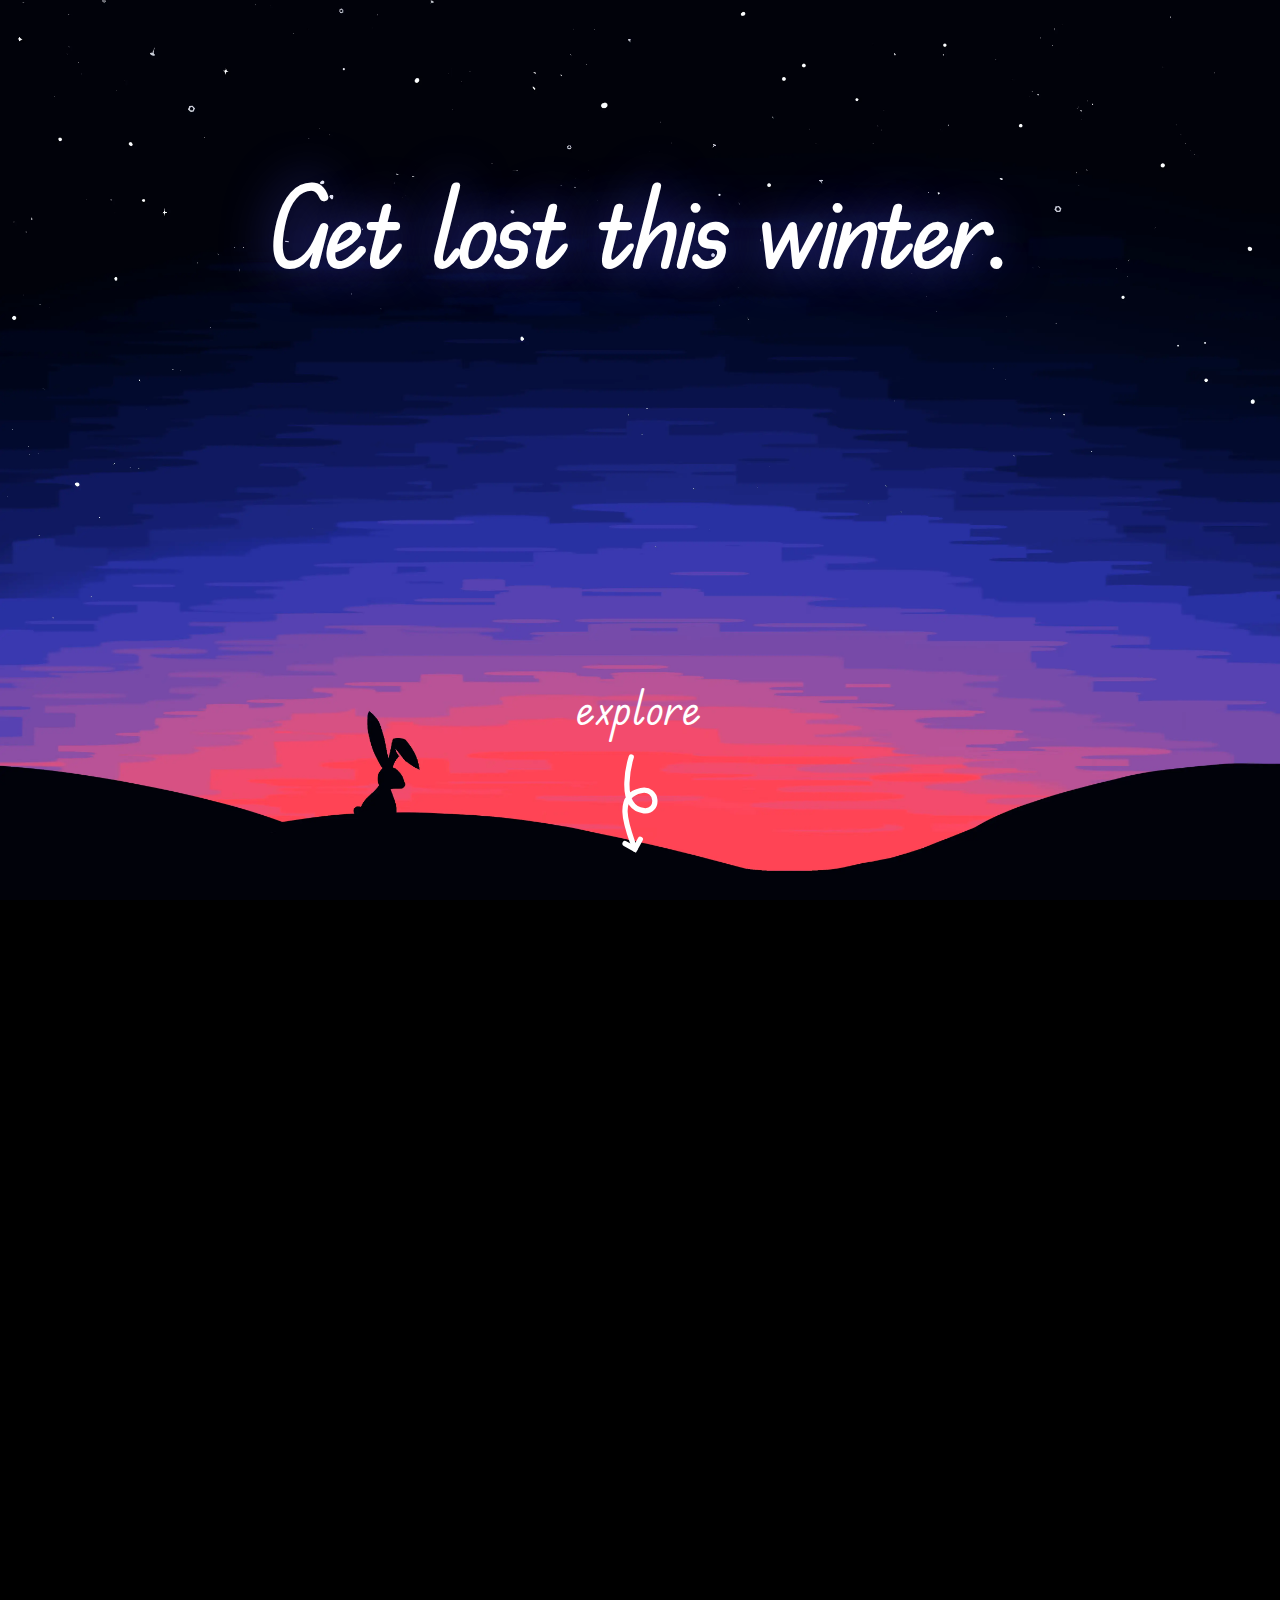
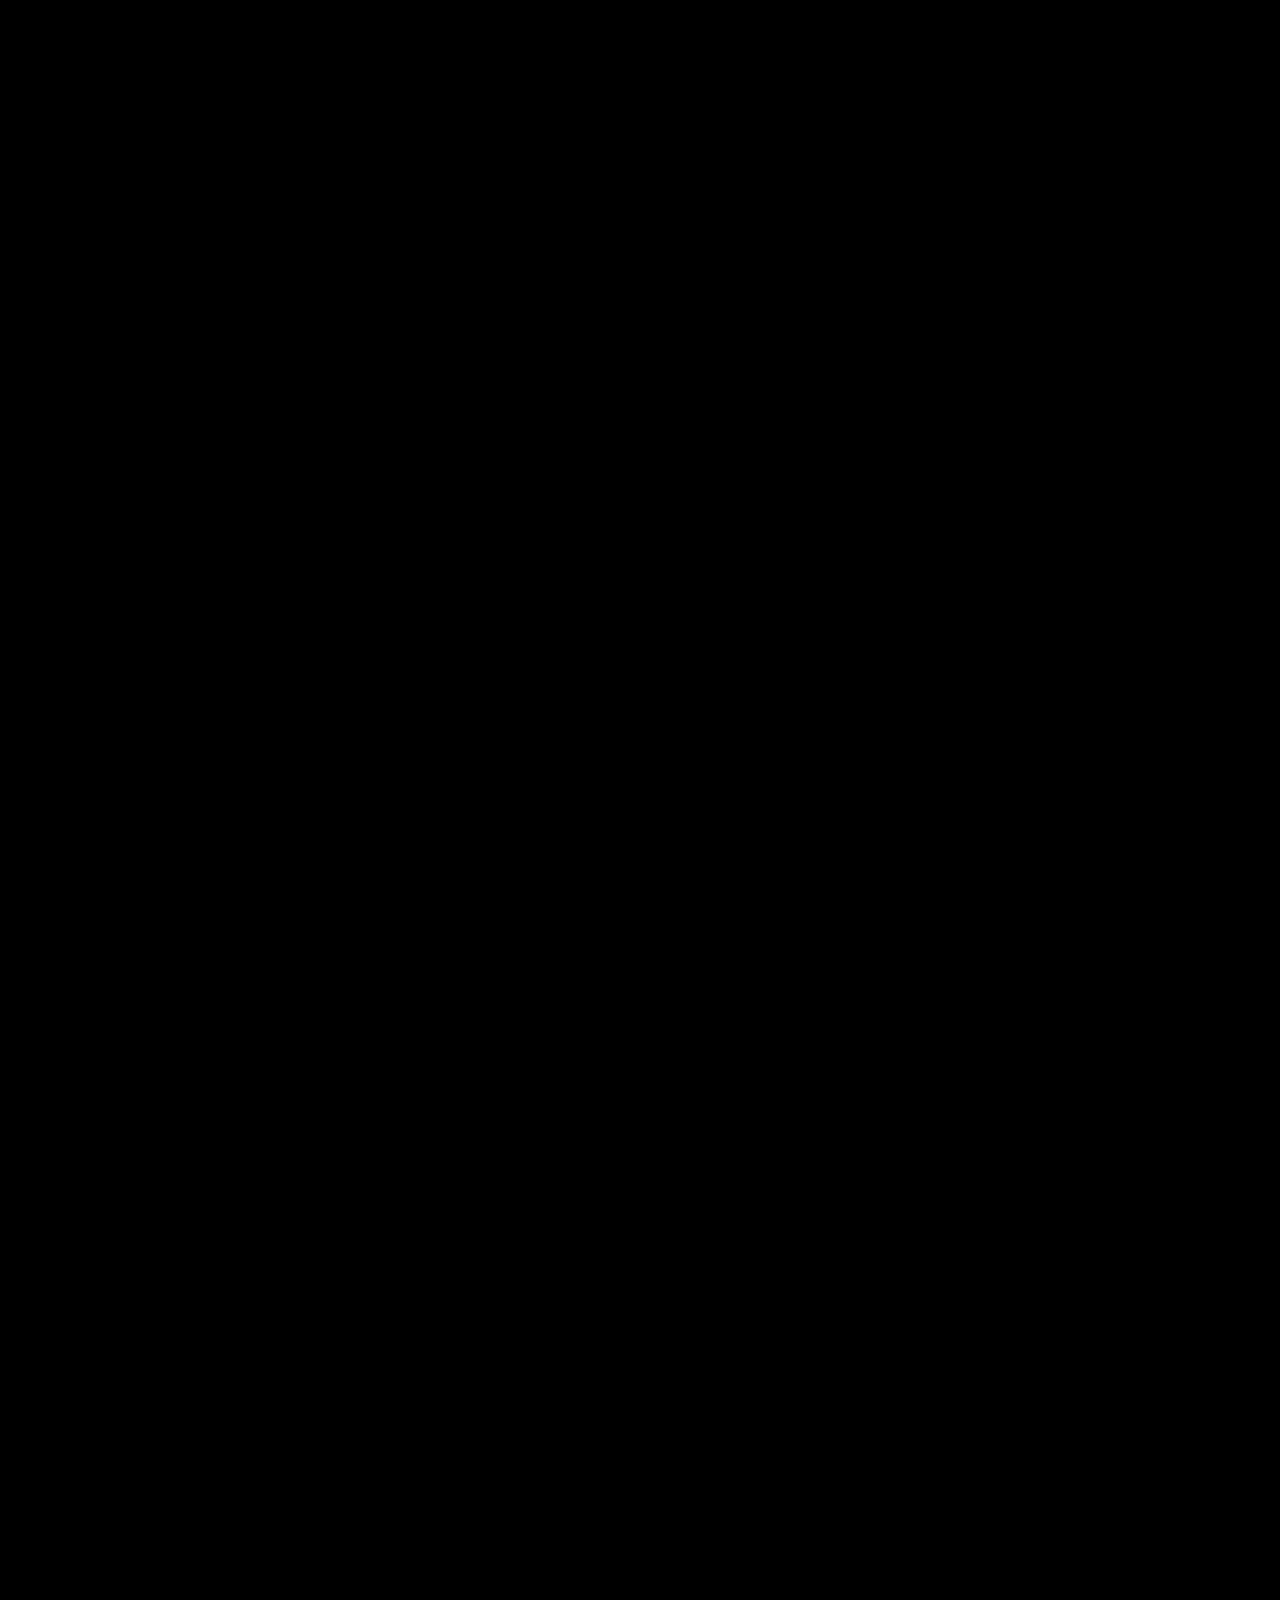
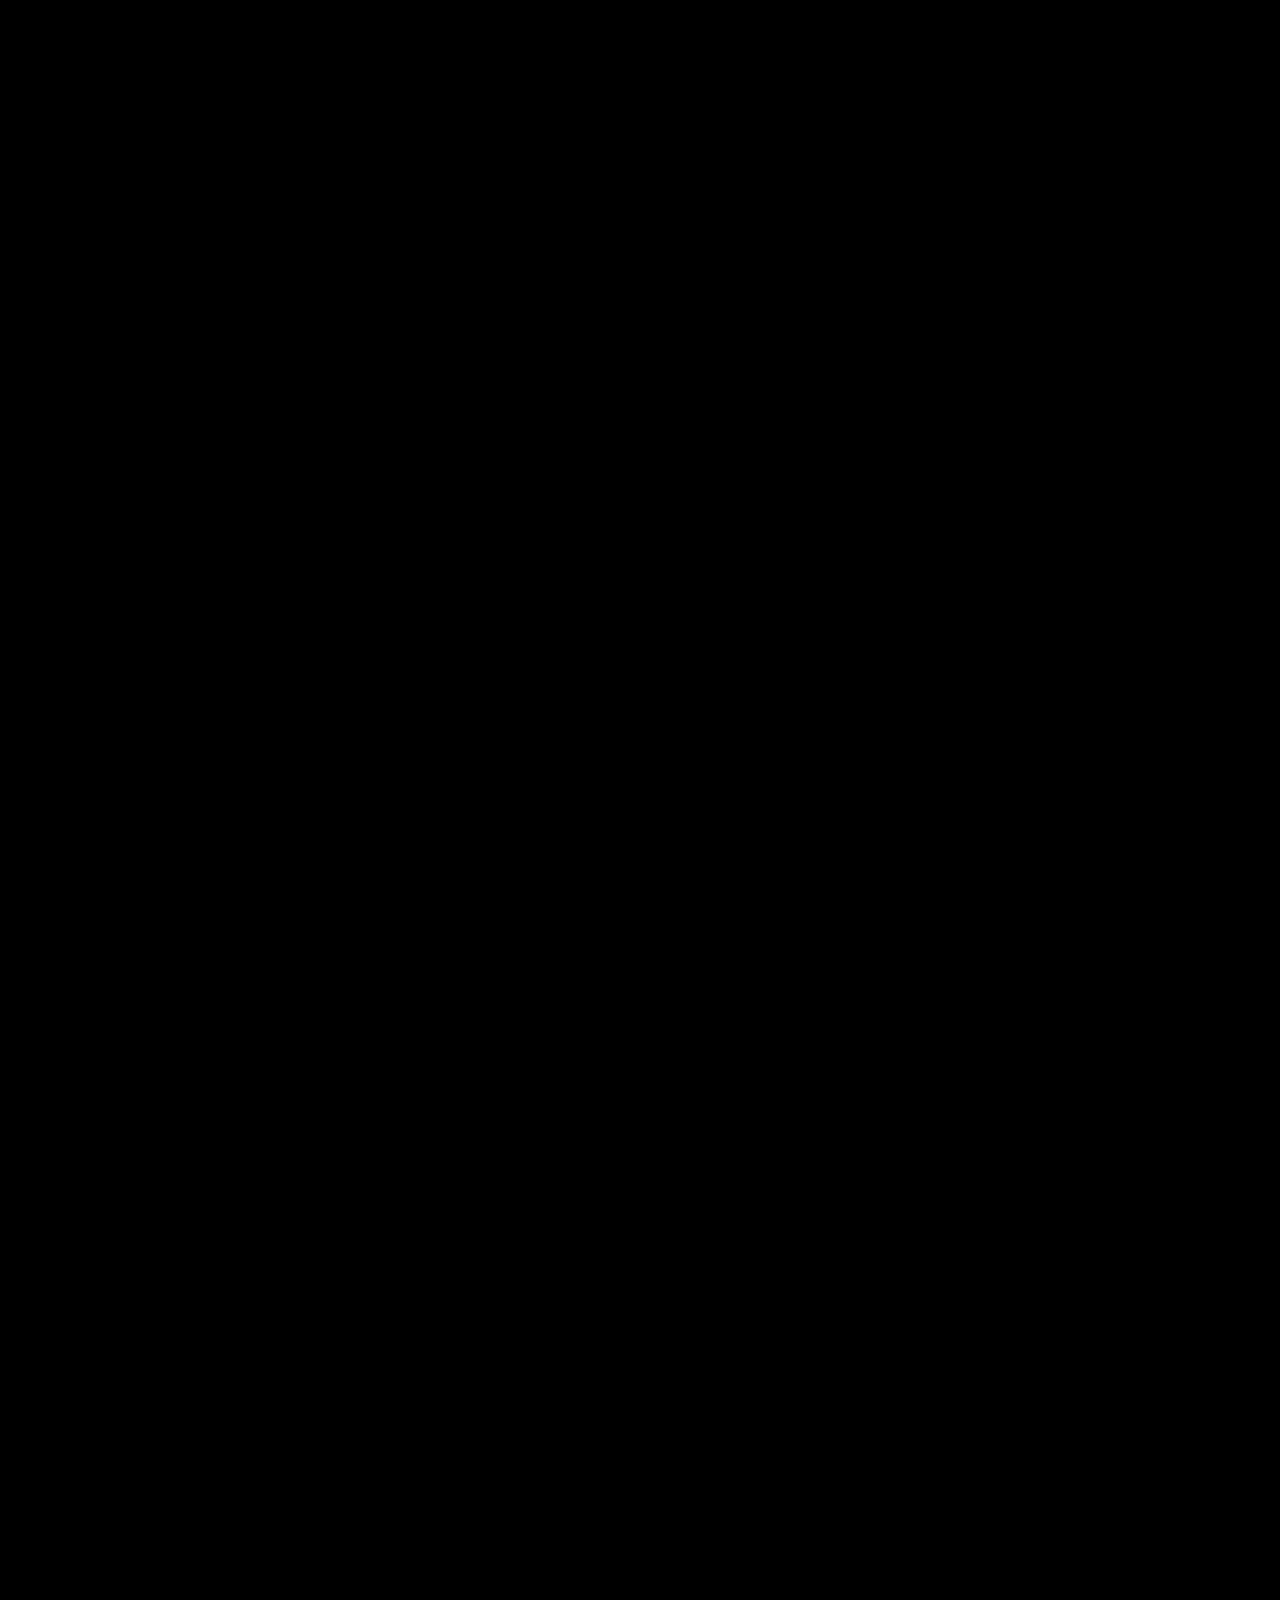
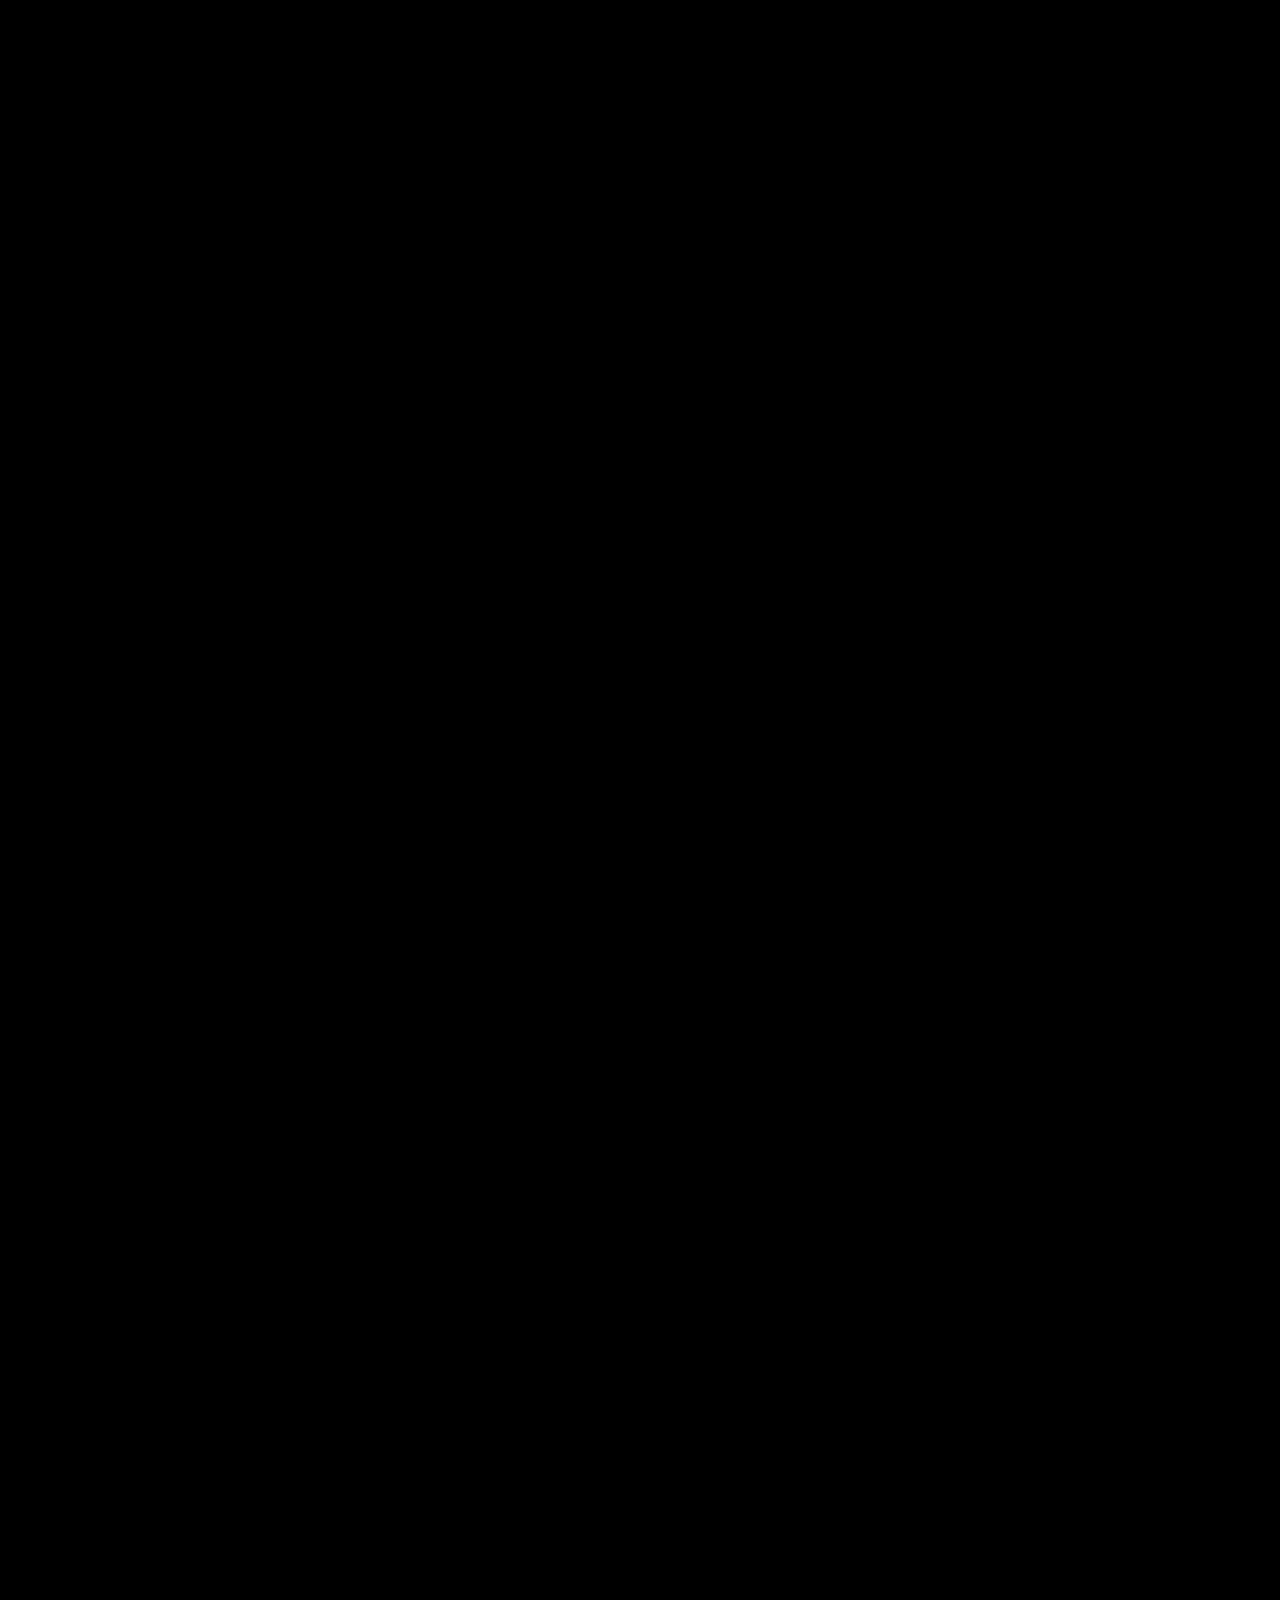
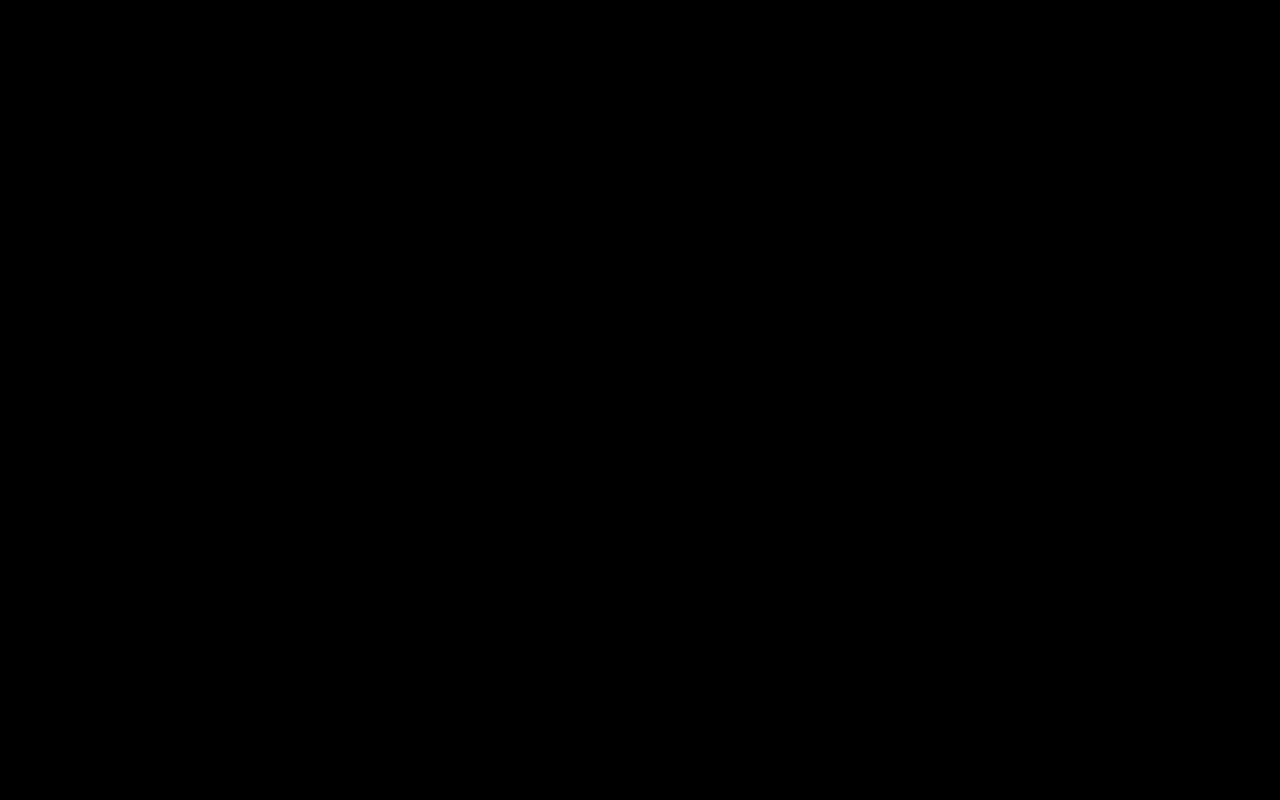
<file: index.html>
<!DOCTYPE html>
<html lang="en">
    <head>
        <meta charset="UTF-8" />
        <meta name="viewport" content="width=device-width, initial-scale=1.0" />
        <title>Wonderland</title>

        <link rel="preconnect" href="https://fonts.googleapis.com" />
        <link rel="preconnect" href="https://fonts.gstatic.com" crossorigin />
        <link
            href="https://fonts.googleapis.com/css2?family=Edu+TAS+Beginner:wght@400;500;600;700&family=Vollkorn:ital,wght@0,400;0,700;1,400;1,700"
            rel="stylesheet"
        />

        <link rel="stylesheet" href="index.css" />

        <link
            rel="apple-touch-icon"
            sizes="180x180"
            href="/favicons/apple-touch-icon.png?v=1"
        />
        <link
            rel="icon"
            type="image/png"
            sizes="32x32"
            href="/favicons/favicon-32x32.png?v=1"
        />
        <link
            rel="icon"
            type="image/png"
            sizes="16x16"
            href="/favicons/favicon-16x16.png?v=1"
        />
        <link rel="manifest" href="/favicons/site.webmanifest?v=1" />
        <link
            rel="mask-icon"
            href="/favicons/safari-pinned-tab.svg?v=1"
            color="#fbbae4"
        />
        <link rel="shortcut icon" href="/favicons/favicon.ico?v=1" />
        <meta name="msapplication-TileColor" content="#fbbae4" />
        <meta
            name="msapplication-config"
            content="/favicons/browserconfig.xml?v=1"
        />
        <meta name="theme-color" content="#fbbae4" />
    </head>
    <body>
        <div id="top">
            <h1 id="tagline">Get lost this winter.</h1>
            <img id="top-banner" src="/images/top.webp" alt="" />
            <div id="scroll-prompt">
                <span id="scroll-prompt-text">explore</span>
                <svg
                    id="scroll-prompt-arrow"
                    width="100%"
                    height="100%"
                    viewBox="0 0 409 745"
                    version="1.1"
                    xmlns="http://www.w3.org/2000/svg"
                    xmlns:xlink="http://www.w3.org/1999/xlink"
                    xml:space="preserve"
                    xmlns:serif="http://www.serif.com/"
                    style="
                        fill-rule: evenodd;
                        clip-rule: evenodd;
                        stroke-linecap: round;
                        stroke-miterlimit: 10;
                    "
                >
                    <g transform="matrix(1,0,0,1,-4.42226,-1634.81)">
                        <g transform="matrix(1,0,0,1,-494.996,1051.5)">
                            <g transform="matrix(1,-0,-0,1,499.418,583.311)">
                                <path
                                    d="M206.175,548.058L178.32,598.307L128.072,570.452"
                                    style="
                                        fill: none;
                                        stroke: white;
                                        stroke-width: 27.08px;
                                    "
                                />
                                <path
                                    d="M159.858,127.752C159.858,127.752 79.035,385.648 224.4,402.592C303.837,411.852 298.992,281.533 209.361,299.226C63.867,327.947 151.933,517.408 178.32,598.307"
                                    style="
                                        fill: none;
                                        stroke: white;
                                        stroke-width: 27.08px;
                                        stroke-linejoin: round;
                                        stroke-miterlimit: 1.5;
                                    "
                                />
                            </g>
                        </g>
                    </g>
                </svg>
            </div>
            <div class="star" id="star1"></div>
            <div class="star" id="star2"></div>
            <div class="star" id="star3"></div>
            <div class="star" id="star4"></div>
            <div class="star" id="star5"></div>
            <div class="star" id="star6"></div>
        </div>
        <div id="mid">
            <div id="mid-banner-container">
                <img id="mid-banner" src="/images/mid.webp" alt="" />
                <div id="mid-lens"></div>
                <span class="mid-words" id="mid-words-1">sometimes...</span>
                <span class="mid-words" id="mid-words-2"
                    >...when you limit yourself</span
                >
                <span class="mid-words" id="mid-words-3"
                    >you find yourself...</span
                >
                <span class="mid-words" id="mid-words-4">...the most</span>
                <span class="mid-words mid-words-large" id="mid-words-5"
                    >free.</span
                >
                <span class="mid-words" id="mid-words-6">from only...</span>
                <span class="mid-words" id="mid-words-7">...a handful of</span>
                <span class="mid-words" id="mid-words-8">packages...</span>
                <span class="mid-words" id="mid-words-9">...bananas</span>
                <span class="mid-words" id="mid-words-10">tools...</span>
                <span class="mid-words mid-words-large" id="mid-words-11"
                    >you create something...</span
                >
            </div>

            <img id="mid-rabbit2" src="/images/fall2.webp" alt="" />
            <img id="mid-rabbit1" src="/images/fall1.webp" alt="" />
            <img id="mid-rabbit3" src="/images/fall5.webp" alt="" />
            <span class="mid-words mid-words-large" id="mid-words-12"
                >wonderful.</span
            >
        </div>
        <div id="bot">
            <img id="bot-banner" src="/images/bot.webp" alt="" />
            <div id="bot-crates-container">
                <div id="bot-crates-button"></div>
                <img id="bot-crates" src="/images/bot-crates.webp" alt="" />
                <div id="bot-rabbit-particles"></div>
                <img
                    id="bot-rabbit"
                    class="bot-button"
                    src="/images/bot-rabbit.webp"
                    alt=""
                />
                <div id="bot-crates-prompt">
                    <span>open me</span>
                    <svg
                        width="100%"
                        height="100%"
                        viewBox="0 0 360 677"
                        version="1.1"
                        xmlns="http://www.w3.org/2000/svg"
                        xmlns:xlink="http://www.w3.org/1999/xlink"
                        xml:space="preserve"
                        xmlns:serif="http://www.serif.com/"
                        style="
                            fill-rule: evenodd;
                            clip-rule: evenodd;
                            stroke-linecap: round;
                            stroke-miterlimit: 10;
                        "
                    >
                        <g transform="matrix(1,0,0,1,-606.924,-1692.73)">
                            <g
                                transform="matrix(-1,0,0,0.789978,1614.46,1289.86)"
                            >
                                <g
                                    transform="matrix(-1,0,0,1.26586,1007.54,509.975)"
                                >
                                    <path
                                        d="M206.239,480.813L216.148,537.405L159.557,547.314"
                                        style="
                                            fill: none;
                                            stroke: #402819;
                                            stroke-width: 27.08px;
                                        "
                                    />
                                    <path
                                        d="M127.752,127.752C127.752,127.752 205.661,154.566 204.499,231.064C203.705,283.292 194.931,294.506 165.973,347.022C113.299,442.551 183.061,511.697 216.148,537.405"
                                        style="
                                            fill: none;
                                            stroke: #402819;
                                            stroke-width: 27.08px;
                                            stroke-linejoin: round;
                                            stroke-miterlimit: 1.5;
                                        "
                                    />
                                </g>
                            </g>
                        </g>
                    </svg>
                </div>
            </div>
            <div id="bot-tree-container">
                <img id="bot-tree" src="/images/bot-tree-alt.webp" alt="" />
                <img
                    id="bot-welcome"
                    src="/images/bot-welcome.webp"
                    alt="Welcome to"
                />
                <img
                    id="bot-wordmark"
                    src="/images/wonderland.svg"
                    alt="Wonderland"
                />
                <img
                    id="bot-boston"
                    src="/images/bot-boston.webp"
                    alt="Boston, MA"
                />
                <img
                    id="bot-date"
                    src="/images/bot-date.webp"
                    alt="February 2-4, 2024"
                />
                <img
                    class="bot-button"
                    id="bot-where"
                    src="/images/bot-where.webp"
                    alt="Where am I?"
                />
                <img
                    class="bot-button"
                    id="bot-travel"
                    src="/images/bot-travel.webp"
                    alt="Travel"
                />
                <img
                    class="bot-button"
                    id="bot-questions"
                    src="/images/bot-questions.webp"
                    alt="Questions?"
                />
                <a href="/register.html">
                    <img
                        class="bot-button"
                        id="bot-register"
                        src="/images/bot-register.webp"
                        alt="Register"
                    />
                </a>
                <a href="https://hackclub.com">
                    <img
                        class="bot-button"
                        id="bot-flag"
                        src="/images/bot-flag.svg"
                        alt="Hack Club"
                    />
                </a>
                <div id="bot-where-prompt">
                    <span>read me</span>
                    <svg
                        width="100%"
                        height="100%"
                        viewBox="0 0 507 766"
                        version="1.1"
                        xmlns="http://www.w3.org/2000/svg"
                        xmlns:xlink="http://www.w3.org/1999/xlink"
                        xml:space="preserve"
                        xmlns:serif="http://www.serif.com/"
                        style="
                            fill-rule: evenodd;
                            clip-rule: evenodd;
                            stroke-linecap: round;
                            stroke-miterlimit: 10;
                        "
                    >
                        <g transform="matrix(1,0,0,1,-288.266,-1624.43)">
                            <g transform="matrix(-1,0,0,1,1209.65,1041.11)">
                                <g transform="matrix(-1,0,0,1,921.387,583.311)">
                                    <path
                                        d="M190.438,601.512L136.132,620.264L117.38,565.957"
                                        style="
                                            fill: none;
                                            stroke: #402819;
                                            stroke-width: 27.08px;
                                        "
                                    />
                                    <path
                                        d="M262.111,127.752C262.111,127.752 342.933,385.648 197.569,402.592C118.132,411.852 248.208,273.193 337.838,290.886C484.323,319.802 191.592,536.643 136.132,620.264"
                                        style="
                                            fill: none;
                                            stroke: #402819;
                                            stroke-width: 27.08px;
                                            stroke-linejoin: round;
                                            stroke-miterlimit: 1.5;
                                        "
                                    />
                                </g>
                            </g>
                        </g>
                    </svg>
                </div>
                <div id="pinwheel">
                    <img
                        src="/images/pinwheel2.webp"
                        alt=""
                        id="pinwheel-base"
                    />
                    <img
                        src="/images/pinwheel1.webp"
                        alt=""
                        id="pinwheel-head"
                        class="bot-button"
                    />
                </div>
            </div>
            <span id="art-credit"
                >Art by
                <a href="https://www.instagram.com/aeralixe"
                    >Elena Baskakova</a
                ></span
            >
        </div>

        <div id="overlay" class="hidden"></div>
        <div id="where-modal" class="modal hidden">
            <div class="modal-header">
                <h2 class="modal-header-text">Where am I?</h2>
                <button class="modal-header-close">X</button>
            </div>
            <div class="modal-contents">
                <p>
                    Welcome to Wonderland, Hack Club’s winter hackathon in
                    Boston.
                </p>
                <p>
                    Here, we are surrounded by Wonderland’s knicks and knacks,
                    the various tools and parts that fell down the rabbit hole.
                    As you survey the land, you see the many projects hackers
                    have made before you, all constructed from the very items
                    that came with you.
                </p>
                <p>
                    Some of you may be used to events where the only prompt is
                    to <strong>make</strong>. Some of you may be familiar with
                    building projects that try to “win.” Wonderland isn’t like
                    that.
                </p>
                <p>
                    In the heart of Boston, we challenge you and your team to
                    take the rabbit hole’s random assortment of parts—chests—and
                    turn them into something that’s truly wonderful.
                </p>
                <p>Only when we limit ourselves do we become truly free.</p>
                <p>
                    Boston, MA from the evening of Saturday, February 17th to
                    the morning of Monday, February 19th.
                </p>
                <p><a href="/register.html">Join us.</a></p>
            </div>
        </div>
        <div id="crates-modal" class="modal hidden">
            <div class="modal-header">
                <h2 class="modal-header-text">Chests</h2>
                <button class="modal-header-close">X</button>
            </div>
            <div class="modal-contents">
                <h2 id="slot-what">
                    What would you do with...
                    <button id="slot-refresh">↻</button>
                </h2>
                <div id="slots">
                    <span id="slots-tooltip">(reveal me)</span>
                    <div class="slot" id="slot1">
                        <img src="" alt="" />
                        <div class="slot-hidden">
                            <span>?</span>
                        </div>
                        <span class="slot-desc"></span>
                    </div>
                    <span class="slot-plus">+</span>
                    <div class="slot" id="slot2">
                        <img src="" alt="" />
                        <div class="slot-hidden">
                            <span>?</span>
                        </div>
                        <span class="slot-desc"></span>
                    </div>
                    <span class="slot-plus">+</span>
                    <div class="slot" id="slot3">
                        <img src="" alt="" />
                        <div class="slot-hidden">
                            <span>?</span>
                        </div>
                        <span class="slot-desc"></span>
                    </div>
                </div>
                <p>
                    The first thing every project needs is a clear,
                    well-thought-out plan. Right???
                </p>
                <p>
                    When we start a project, we often start by figuring out the
                    "right" way to start, or the “right” tools to use. We
                    research Python vs Typescript, ATTiny vs ATMega. More often
                    than not, we lose the very thing we started with: excitement
                    about our idea!
                </p>
                <p>
                    But what if you <strong>don’t</strong> have every tool in
                    the world? What if you <strong>can’t</strong> use the right
                    tool for the job? What if <strong> all you have </strong> is
                    the stuff within arm’s reach? Only when you’re limited do
                    you find yourself truly free — free to
                    <strong> just start making </strong>.
                </p>
                <p>
                    Introducing <strong>Chests</strong> — Wonderland's mystery
                    boxes of knicks and knacks. From a
                    <a href="https://pypi.org/project/pyaztro/"
                        >Python horoscope library</a
                    >
                    to a rubber duck, your job will be to find a way to make a
                    project with them.
                </p>
            </div>
        </div>
        <div id="travel-modal" class="modal hidden">
            <div class="modal-header">
                <h2 class="modal-header-text">Travel</h2>
                <button class="modal-header-close">X</button>
            </div>
            <div class="modal-contents">
                <p>
                    We’re super excited to announce that Wonderland will be
                    located in Boston, MA. Wonderland is free of charge to
                    attend, so we want to make sure you can make it out! If
                    you’re not from the Boston area, no problem. You’ve got
                    options.
                </p>
                <h2>Flight Grants</h2>
                <p>
                    A limited number of travel grants to partially cover flight
                    costs are available. Our registration form will ask for your
                    approximate location, and we’ll use that information to get
                    back to you on what grants are available.
                </p>
                <h2>Public Transit</h2>
                <p>
                    Boston is lucky to be a center of public transit. If you
                    live in the Northeast, you can likely get to Boston via bus
                    or train. With the
                    <a href="https://gas.hackclub.com">Hack Club Gas Fund</a>,
                    we’ll even reimburse some of the costs!
                </p>
                <p>
                    <a href="https://www.amtrak.com/home">Amtrak</a> has a few
                    routes stopping in Boston’s South Station. Check out the
                    Amtrak site for more information.
                </p>
                <p>
                    If you’d like to take a bus, check out services like
                    <a href="https://www.ourbus.com/">Ourbus</a>
                    or <a href="https://www.flixbus.com/">Flixbus</a> for
                    affordable bus service to Boston.
                </p>
                <h2>Driving</h2>
                <p>
                    If you’re driving to Boston, we’ll reimburse gas too! Using
                    the
                    <a href="https://gas.hackclub.com">Hack Club Gas Fund</a>,
                    we’ll cover the mileage you cover. Fill out the form on the
                    gas fund site to get details about reimbursement.
                </p>
                <h2>Other Questions?</h2>
                <p>
                    If you have any more questions, reach out on
                    <a href="https://hackclub.slack.com/archives/C06C6C646M6"
                        >#wonderland</a
                    >
                    on the
                    <a href="https://hackclub.com/slack/">Hack Club Slack</a>,
                    or shoot us an email at
                    <a href="mailto:wonderland@hackclub.com"
                        >wonderland@hackclub.com</a
                    >.
                </p>
            </div>
        </div>
        <div id="questions-modal" class="modal hidden">
            <div class="modal-header">
                <h2 class="modal-header-text">FAQ</h2>
                <button class="modal-header-close">X</button>
            </div>
            <div class="modal-contents">
                <details>
                    <summary>
                        Am I eligible to participate in Wonderland?
                    </summary>
                    <p>
                        If you're eighteen or under, yes! If you're over 18 but
                        still in high school, shoot us an email at
                        <a href="mailto:wonderland@hackclub.com"
                            >wonderland@hackclub.com</a
                        >.
                    </p>
                </details>
                <details>
                    <summary>
                        I’m not very familiar with hackathons. What is a
                        hackathon? Is this event for me?
                    </summary>
                    <p>Hackathons are for everybody!</p>
                    <p>
                        A hackathon is an event where people can get together
                        and create! Don't worry, we're not doing any computer
                        hacking. Wonderland isn’t like your typical hackathon,
                        though. You’re not required to do any coding at
                        Wonderland.
                    </p>
                    <p>
                        We welcome hackers from all backgrounds and skill
                        levels. All you need is the attitude to make something!
                        Wonderland is a place for beginners and experienced
                        makers alike!
                    </p>
                </details>
                <details>
                    <summary>Does participating cost anything?</summary>
                    <p>
                        Nothing! We’ll have meals, snacks, and beverages onsite
                        at the event, as well as swag and fun mini-events. We
                        also have a limited number of travel stipends for
                        students who need help getting to Boston. Check out the
                        Travel section for more details.
                    </p>
                </details>
                <details>
                    <summary>What do I need to bring to Wonderland?</summary>
                    <p>
                        Your laptop, chargers, toiletries, sleeping bags, a
                        refillable water bottle, and the spirit of an explorer!
                    </p>
                </details>
                <details>
                    <summary>What are the sleeping arrangements?</summary>
                    <p>
                        On the night of the event we will have a designated
                        gender-seperated and supervised sleeping area in the
                        venue with lowlights and minimal sound for you to rest.
                        Make sure to bring a sleeping bag!
                    </p>
                </details>
                <details>
                    <summary>Do I need to have a team?</summary>
                    <p>
                        No! Unlike most hackathons, you’ll be placed into a team
                        ahead of time. We’ll assemble groups we anticipate will
                        work well together, and you’ll get to know each other
                        throughout the weekend. Don’t worry, you won’t be
                        evaluated based on your experience. Using our patented
                        team-maker formula 9000™️, we’ll find teams with vibes
                        that match!
                    </p>
                </details>
                <details>
                    <summary>My parents are worried. What should I do?</summary>
                    <p>
                        Reach out to us! We’re happy to talk to them. Wonderland
                        will be supervised by a background checked staff and
                        overseen by 24/7 security staff. Tell them to email us
                        at
                        <a href="mailto:wonderland@hackclub.com"
                            >wonderland@hackclub.com</a
                        >, and we’ll be happy to answer any questions!
                    </p>
                </details>
                <h2>I have more questions. How can I reach out?</h2>
                <p>
                    Reach out on
                    <a href="https://hackclub.slack.com/archives/C06C6C646M6"
                        >#wonderland</a
                    >
                    on the
                    <a href="https://hackclub.com/slack/">Hack Club Slack</a>,
                    or email us
                    <a href="mailto:wonderland@hackclub.com"
                        >wonderland@hackclub.com</a
                    >. We're always ready to answer all your questions!
                </p>
            </div>
        </div>

        <script src="/lib/anime.min.js"></script>
        <script src="index.js"></script>
    </body>
</html>
</file>
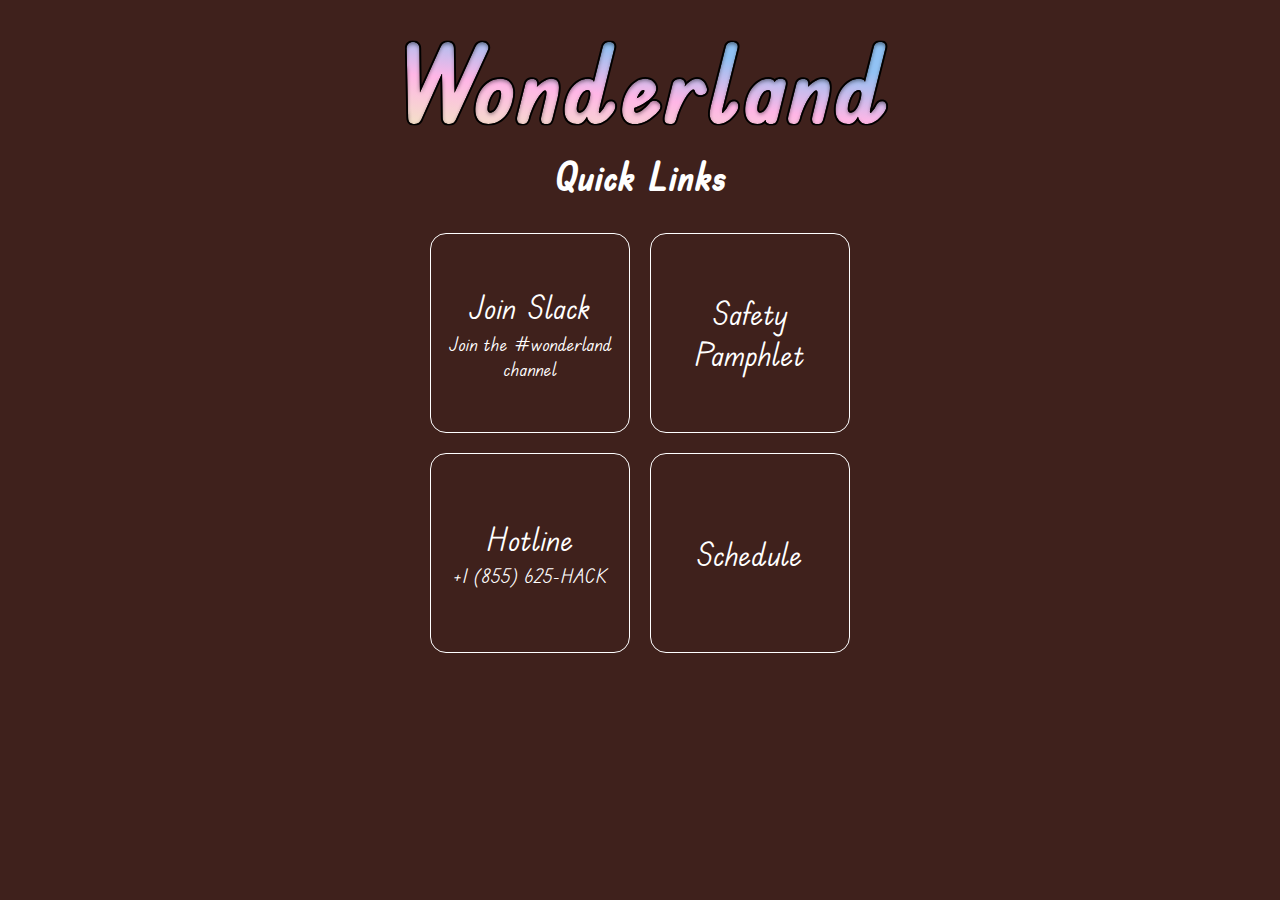
<file: site-dayof/index.html>
<!DOCTYPE html>
<html lang="en">
    <head>
        <meta charset="UTF-8" />
        <meta name="viewport" content="width=device-width, initial-scale=1.0" />
        <title>Wonderland</title>

        <link rel="preconnect" href="https://fonts.googleapis.com" />
        <link rel="preconnect" href="https://fonts.gstatic.com" crossorigin />
        <link
            href="https://fonts.googleapis.com/css2?family=Edu+TAS+Beginner:wght@400;500;600;700&family=Vollkorn:ital,wght@0,400;0,700;1,400;1,700"
            rel="stylesheet"
        />

        <link rel="stylesheet" href="index.css" />

        <link
            rel="apple-touch-icon"
            sizes="180x180"
            href="/favicons/apple-touch-icon.png?v=2"
        />
        <link
            rel="icon"
            type="image/png"
            sizes="32x32"
            href="/favicons/favicon-32x32.png?v=2"
        />
        <link
            rel="icon"
            type="image/png"
            sizes="16x16"
            href="/favicons/favicon-16x16.png?v=2"
        />
        <link rel="manifest" href="/favicons/site.webmanifest?v=2" />
        <link
            rel="mask-icon"
            href="/favicons/safari-pinned-tab.svg?v=2"
            color="#ffb6e6"
        />
        <link rel="shortcut icon" href="/favicons/favicon.ico?v=2" />
        <meta name="msapplication-TileColor" content="#ffb6e6" />
        <meta
            name="msapplication-config"
            content="/favicons/browserconfig.xml?v=2"
        />
        <meta name="theme-color" content="#ffb6e6" />
    </head>
    <body>
        <div id="banner">
            <img src="images/wonderland.svg" alt="" />
            <span id="quick-links">Quick Links</span>
        </div>
        <main>
            <a href="https://hackclub.com/slack/"
                ><div class="link">
                    <span class="title">Join Slack</span>
                    <span class="subtitle">Join the #wonderland channel</span>
                </div></a
            >
            <a
                href="https://docs.google.com/document/d/1yL_5cmIgjUswC9rmrMjLE5B4BhZP5rRxGb3owqIS2SI/edit?usp=sharing"
                ><div class="link">
                    <span class="title">Safety Pamphlet</span>
                </div></a
            >
            <a href="tel:+18556254225"
                ><div class="link">
                    <span class="title">Hotline</span>
                    <span class="subtitle">+1 (855) 625-HACK</span>
                </div></a
            >
            <a
                href="https://docs.google.com/document/d/1c2UCHiOlRYir2UgS2wy6u5VYNmR5hWBaE5-NYAbWP1s/edit?usp=sharing"
                ><div class="link">
                    <span class="title">Schedule</span>
                </div></a
            >
        </main>
    </body>
</html>
</file>
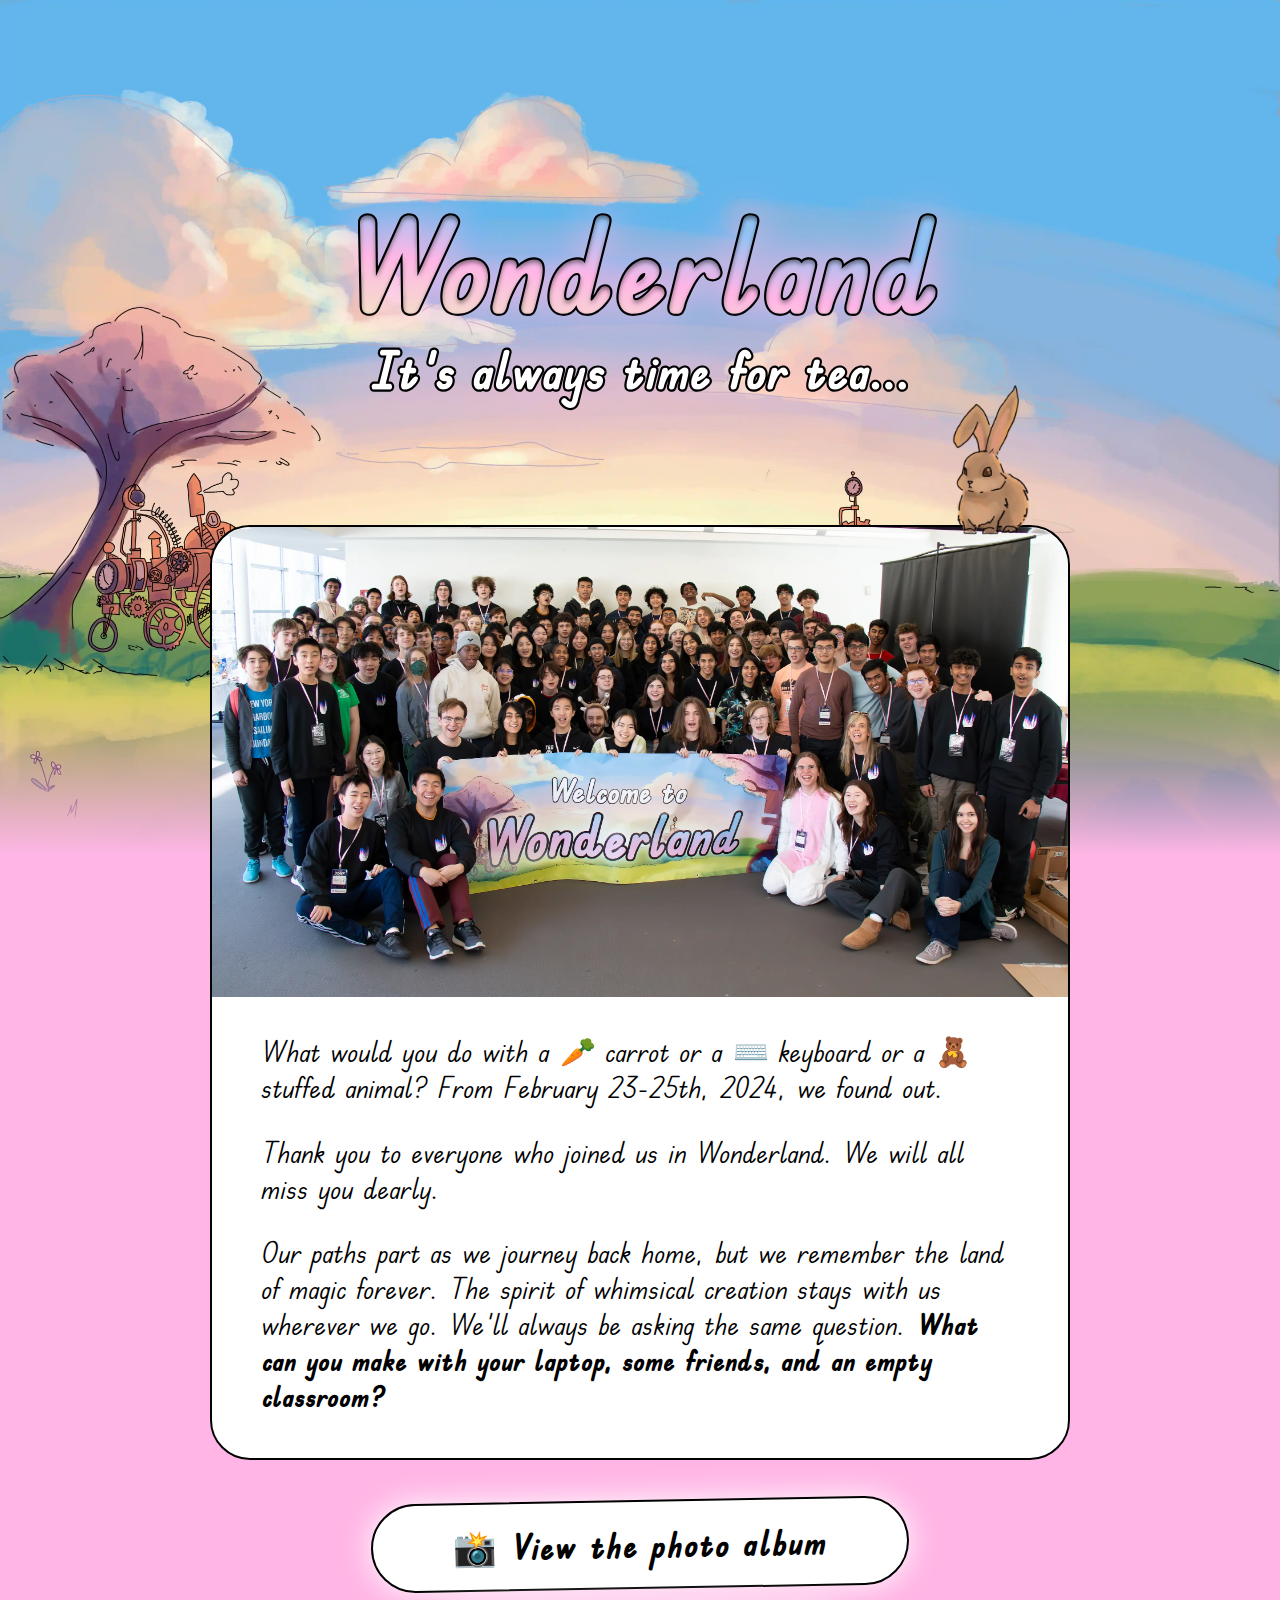
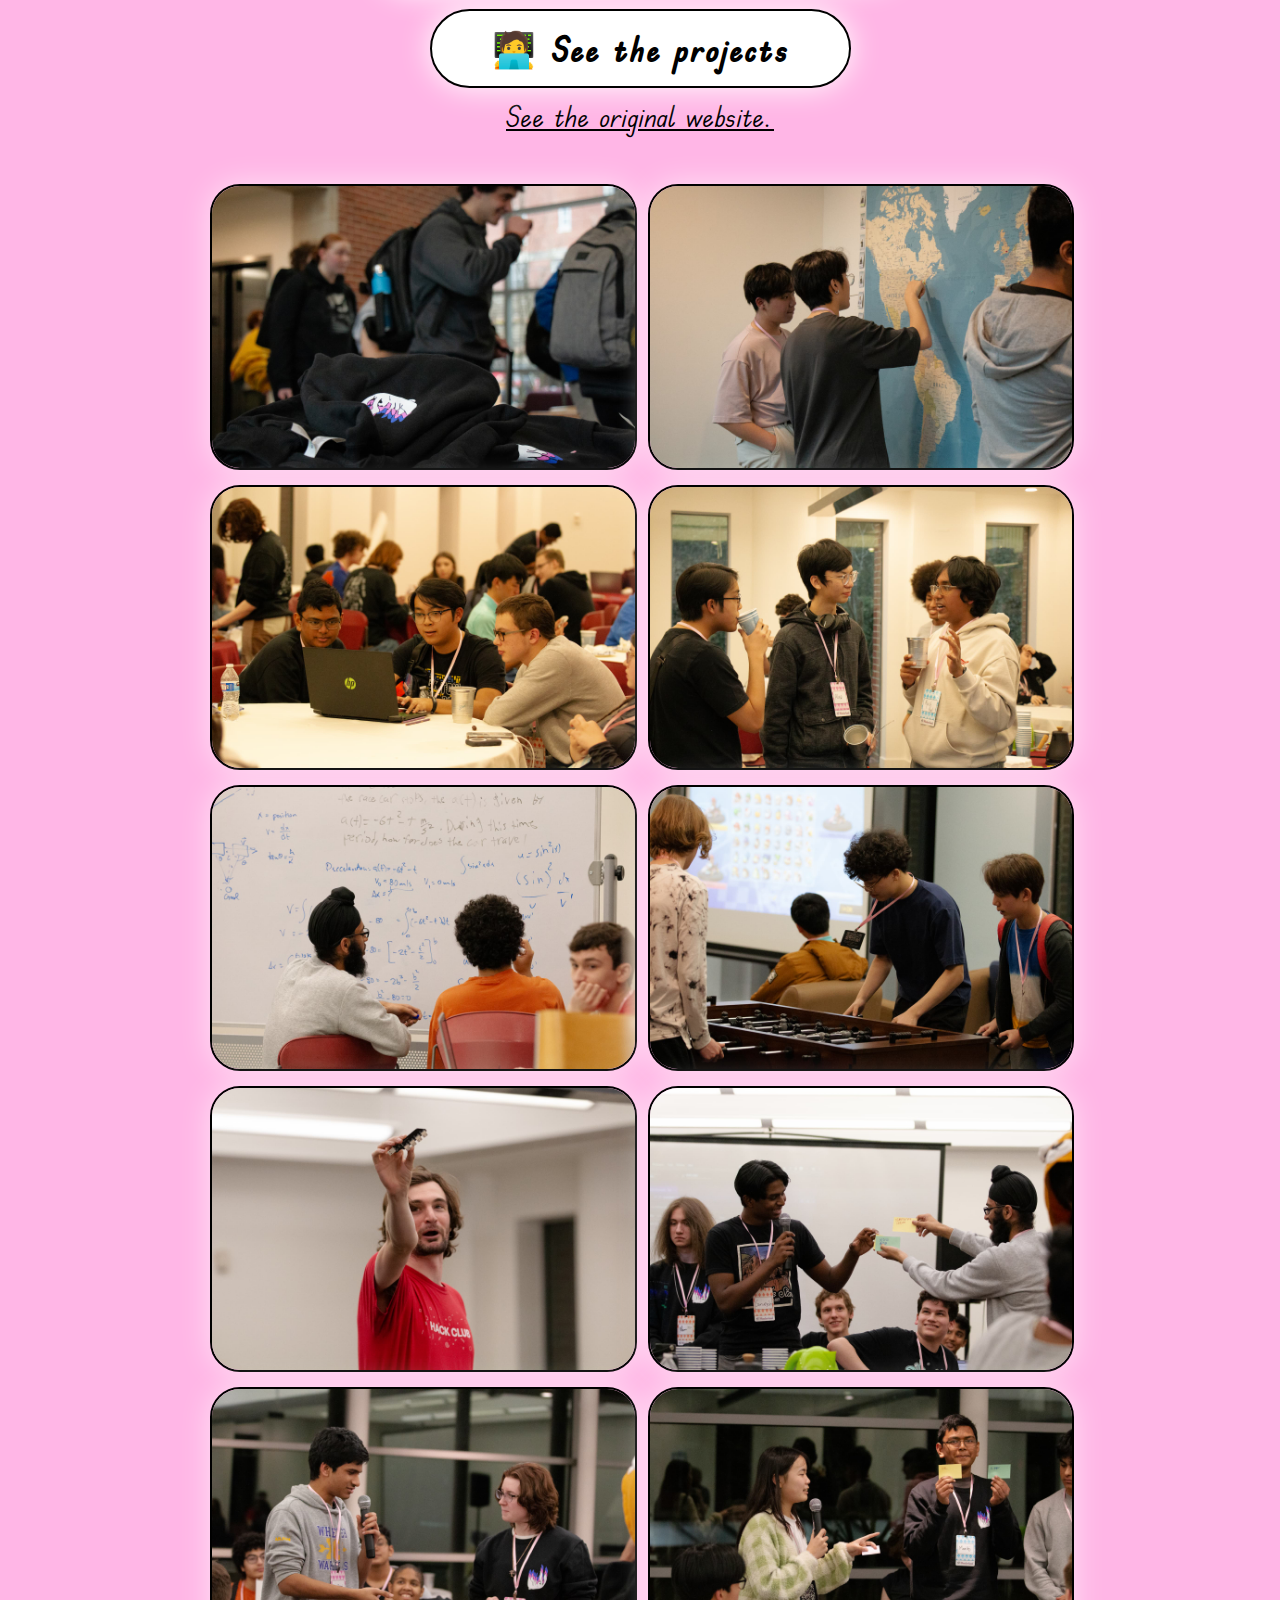
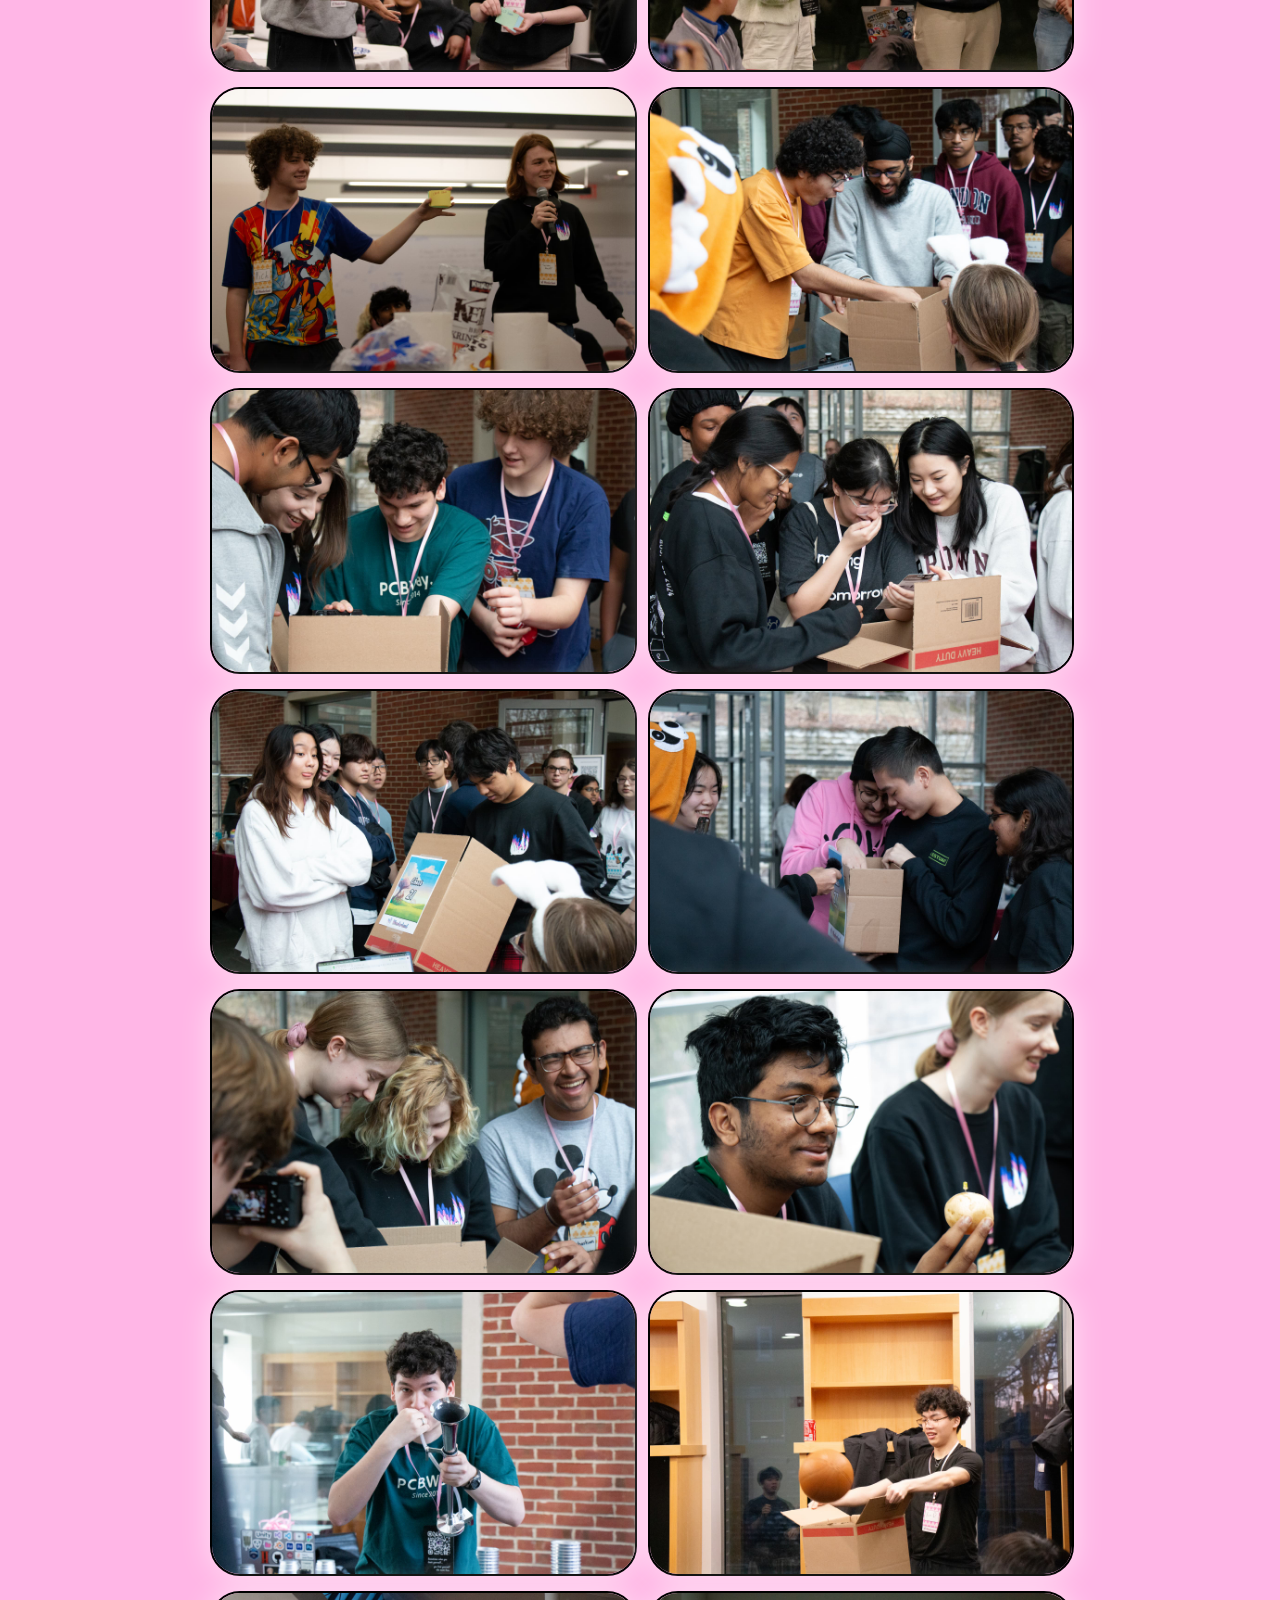
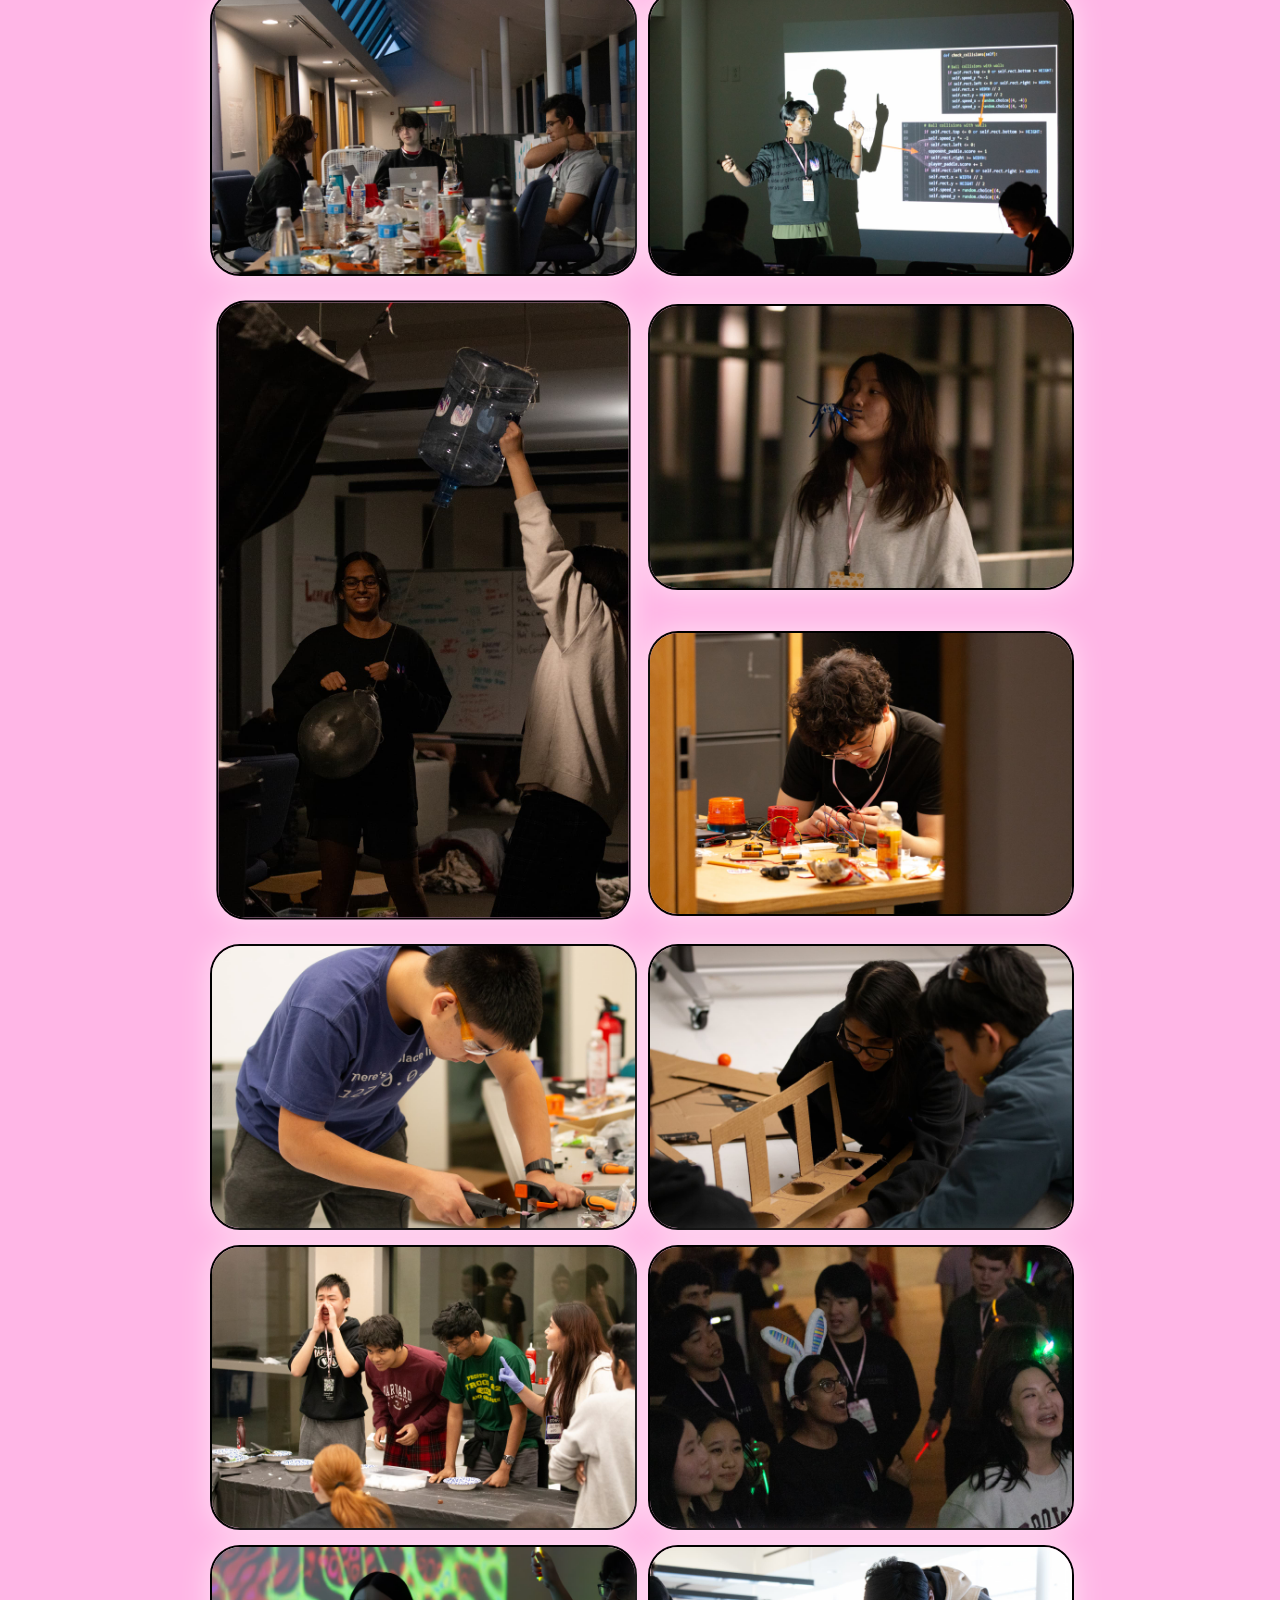
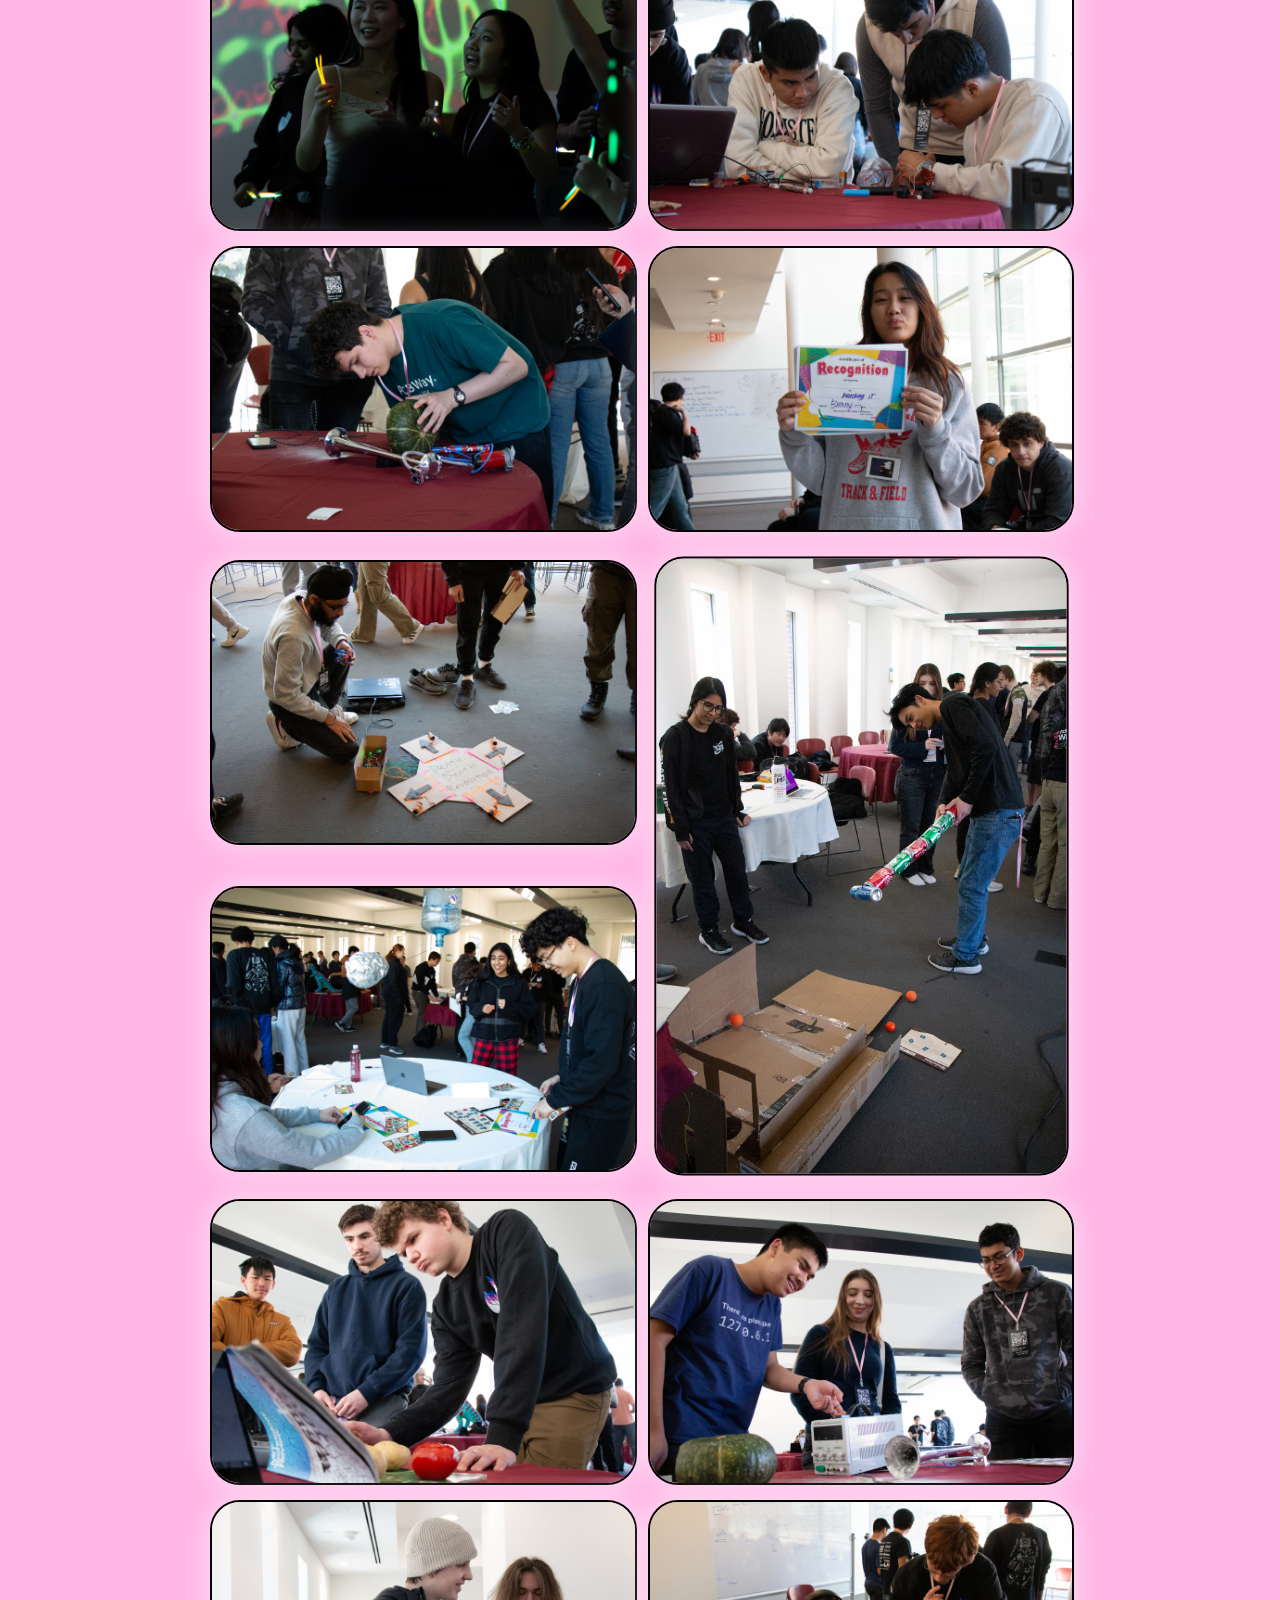
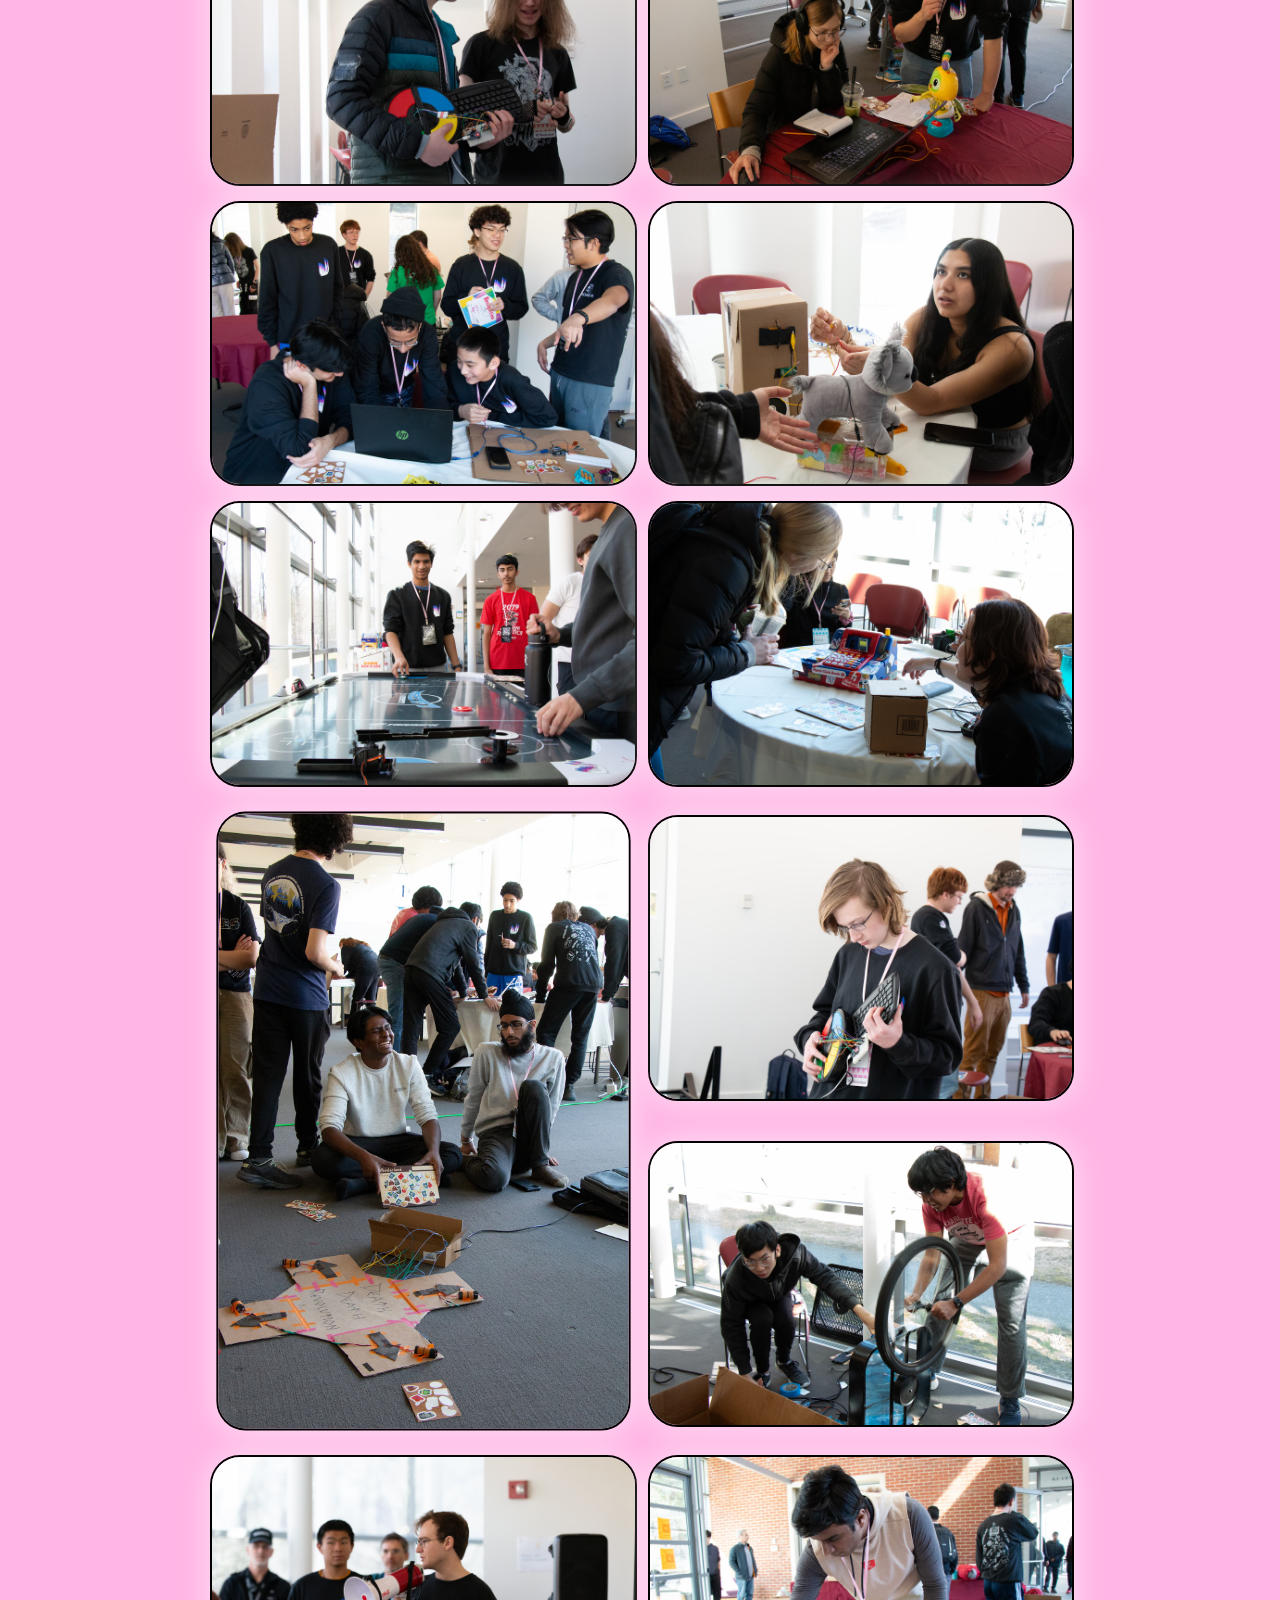
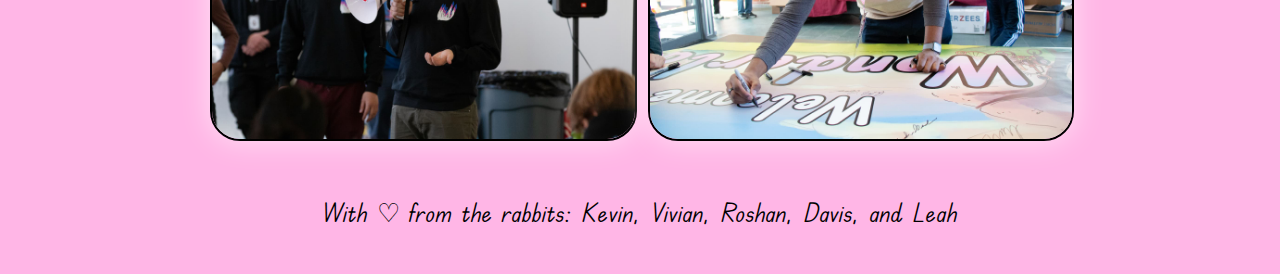
<file: site-postevent/index.html>
<!DOCTYPE html>
<html lang="en">
    <head>
        <meta charset="UTF-8" />
        <meta name="viewport" content="width=device-width, initial-scale=1.0" />
        <title>Wonderland</title>

        <link rel="preconnect" href="https://fonts.googleapis.com" />
        <link rel="preconnect" href="https://fonts.gstatic.com" crossorigin />
        <link
            href="https://fonts.googleapis.com/css2?family=Edu+TAS+Beginner:wght@400;500;600;700&family=Vollkorn:ital,wght@0,400;0,700;1,400;1,700"
            rel="stylesheet"
        />

        <link rel="stylesheet" href="index.css" />

        <link
            rel="apple-touch-icon"
            sizes="180x180"
            href="/favicons/apple-touch-icon.png?v=3"
        />
        <link
            rel="icon"
            type="image/png"
            sizes="32x32"
            href="/favicons/favicon-32x32.png?v=3"
        />
        <link
            rel="icon"
            type="image/png"
            sizes="16x16"
            href="/favicons/favicon-16x16.png?v=3"
        />
        <link rel="manifest" href="/favicons/site.webmanifest?v=3" />
        <link
            rel="mask-icon"
            href="/favicons/safari-pinned-tab.svg?v=3"
            color="#ffb6e6"
        />
        <link rel="shortcut icon" href="/favicons/favicon.ico?v=3" />
        <meta name="msapplication-TileColor" content="#ffb6e6" />
        <meta
            name="msapplication-config"
            content="/favicons/browserconfig.xml?v=3"
        />
        <meta name="theme-color" content="#ffb6e6" />
    </head>
    <body>
        <div id="hero">
            <!-- <img id="hero-bg" src="images/bot.webp" alt="" /> -->
            <div id="hero-content">
                <img id="hero-logo" src="images/wonderland.svg" alt="" />
                <img id="hero-label" src="images/tea.svg" alt="" />
                <!-- <span id="hero-label">It's always time for tea...</span> -->
            </div>
            <div id="gradient"></div>
        </div>
        <main>
            <div id="about">
                <img id="photo-group" src="images/group.webp" alt="" />

                <div id="about-text">
                    <p>
                        What would you do with a 🥕 carrot or a ⌨️ keyboard or a
                        🧸 stuffed animal? From February 23-25th, 2024, we found
                        out.
                    </p>
                    <p>
                        Thank you to everyone who joined us in Wonderland. We
                        will all miss you dearly.
                    </p>
                    <p>
                        Our paths part as we journey back home, but we remember
                        the land of magic forever. The spirit of whimsical
                        creation stays with us wherever we go. We'll always be
                        asking the same question.
                        <strong>
                            What can you make with your laptop, some friends,
                            and an empty classroom?
                        </strong>
                    </p>
                </div>
            </div>
            <img id="rabbit" src="images/bot-rabbit.webp" alt="" />

            <a
                href="https://photos.google.com/share/AF1QipMXNXGR-Cz1nRJxEliYTq817UGGqDyDQKRHDsdnAxcDJynnZ0YFZnx48Z09zwnaNw?key=Mk5rRFZDN0FrSFBPaGRkV05CRFJsamY3NHZWVjRn"
                id="photos-link"
            >
                📸 View the photo album
            </a>
            <a href="https://github.com/hackclub/wonderland" id="github-link">
                🧑‍💻 See the projects
            </a>
            <a href="https://wonderland-launch.hackclub.com" id="original-site"
                >See the original website.</a
            >

            <div id="photos">
                <img src="images/photos/1.jpg" alt="" class="photo" />
                <img src="images/photos/2.jpg" alt="" class="photo" />
                <img src="images/photos/2-1.jpg" alt="" class="photo" />
                <img src="images/photos/3.jpg" alt="" class="photo" />
                <img src="images/photos/4.jpg" alt="" class="photo" />
                <img src="images/photos/5.jpg" alt="" class="photo" />
                <img src="images/photos/6.jpg" alt="" class="photo" />
                <img src="images/photos/7.jpg" alt="" class="photo" />
                <img src="images/photos/8.jpg" alt="" class="photo" />
                <img src="images/photos/9.jpg" alt="" class="photo" />
                <img src="images/photos/10.jpg" alt="" class="photo" />
                <img src="images/photos/11.jpg" alt="" class="photo" />
                <img src="images/photos/12.jpg" alt="" class="photo" />
                <img src="images/photos/13.jpg" alt="" class="photo" />
                <img src="images/photos/14.jpg" alt="" class="photo" />
                <img src="images/photos/15.jpg" alt="" class="photo" />
                <img src="images/photos/16.jpg" alt="" class="photo" />
                <img src="images/photos/17.jpg" alt="" class="photo" />
                <img src="images/photos/18.jpg" alt="" class="photo" />
                <img src="images/photos/19.jpg" alt="" class="photo" />
                <img src="images/photos/20.jpg" alt="" class="photo" />
                <img src="images/photos/21.jpg" alt="" class="photo" />
                <img src="images/photos/22.jpg" alt="" class="photo double" />
                <img src="images/photos/23.jpg" alt="" class="photo" />
                <img src="images/photos/24.jpg" alt="" class="photo" />
                <img src="images/photos/25.jpg" alt="" class="photo" />
                <img src="images/photos/26.jpg" alt="" class="photo" />
                <img src="images/photos/27.jpg" alt="" class="photo" />
                <img src="images/photos/28.jpg" alt="" class="photo" />
                <img src="images/photos/29.jpg" alt="" class="photo" />
                <img src="images/photos/30.jpg" alt="" class="photo" />
                <img src="images/photos/31.jpg" alt="" class="photo" />
                <img src="images/photos/32.jpg" alt="" class="photo" />
                <img src="images/photos/33.jpg" alt="" class="photo" />
                <img src="images/photos/34.jpg" alt="" class="photo double" />
                <img src="images/photos/35.jpg" alt="" class="photo" />
                <img src="images/photos/36.jpg" alt="" class="photo" />
                <img src="images/photos/37.jpg" alt="" class="photo" />
                <img src="images/photos/38.jpg" alt="" class="photo" />
                <img src="images/photos/39.jpg" alt="" class="photo" />
                <img src="images/photos/40.jpg" alt="" class="photo" />
                <img src="images/photos/41.jpg" alt="" class="photo" />
                <img src="images/photos/42.jpg" alt="" class="photo" />
                <img src="images/photos/43.jpg" alt="" class="photo" />
                <img src="images/photos/44.jpg" alt="" class="photo double" />
                <img src="images/photos/45.jpg" alt="" class="photo" />
                <img src="images/photos/46.jpg" alt="" class="photo" />
                <img src="images/photos/47.jpg" alt="" class="photo" />
                <img src="images/photos/48.jpg" alt="" class="photo" />
            </div>
        </main>
        <footer>
            <p>
                With ♡ from the rabbits: Kevin, Vivian, Roshan, Davis, and Leah
            </p>
        </footer>
    </body>
</html>
</file>
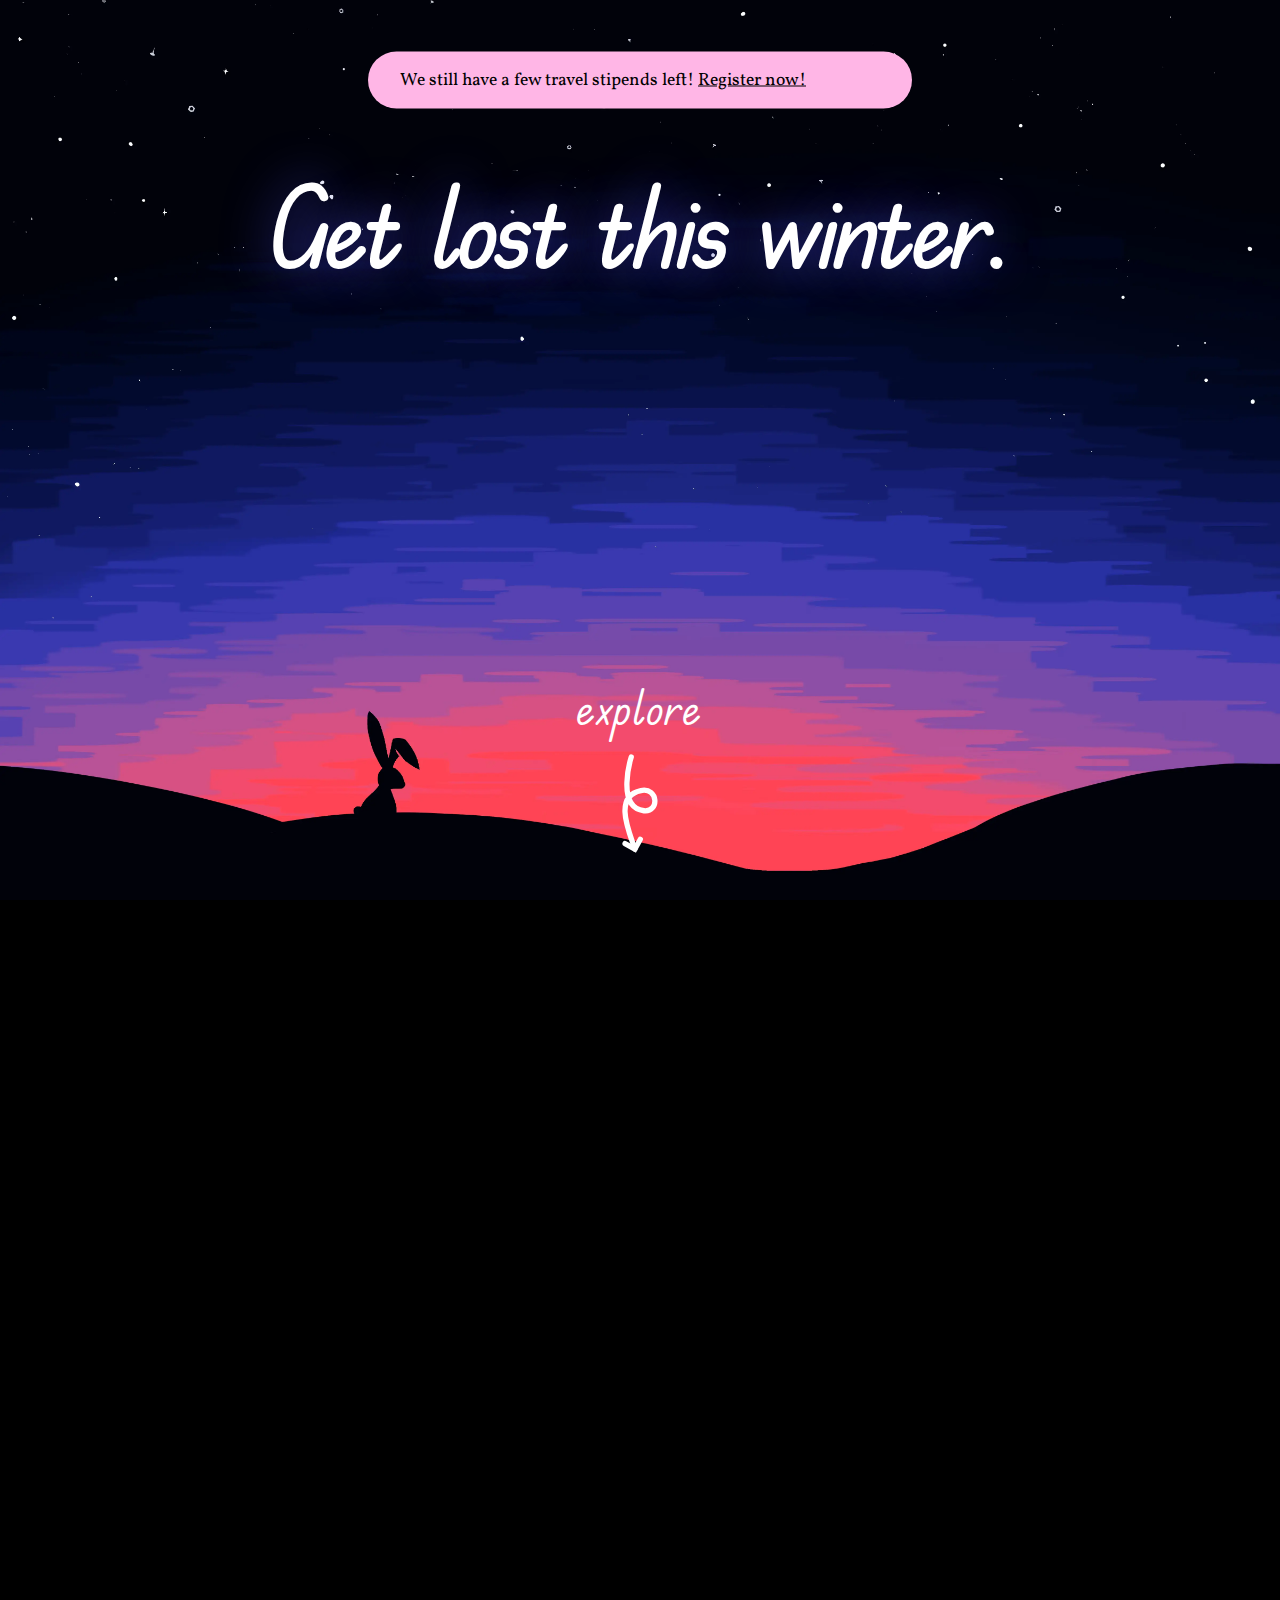
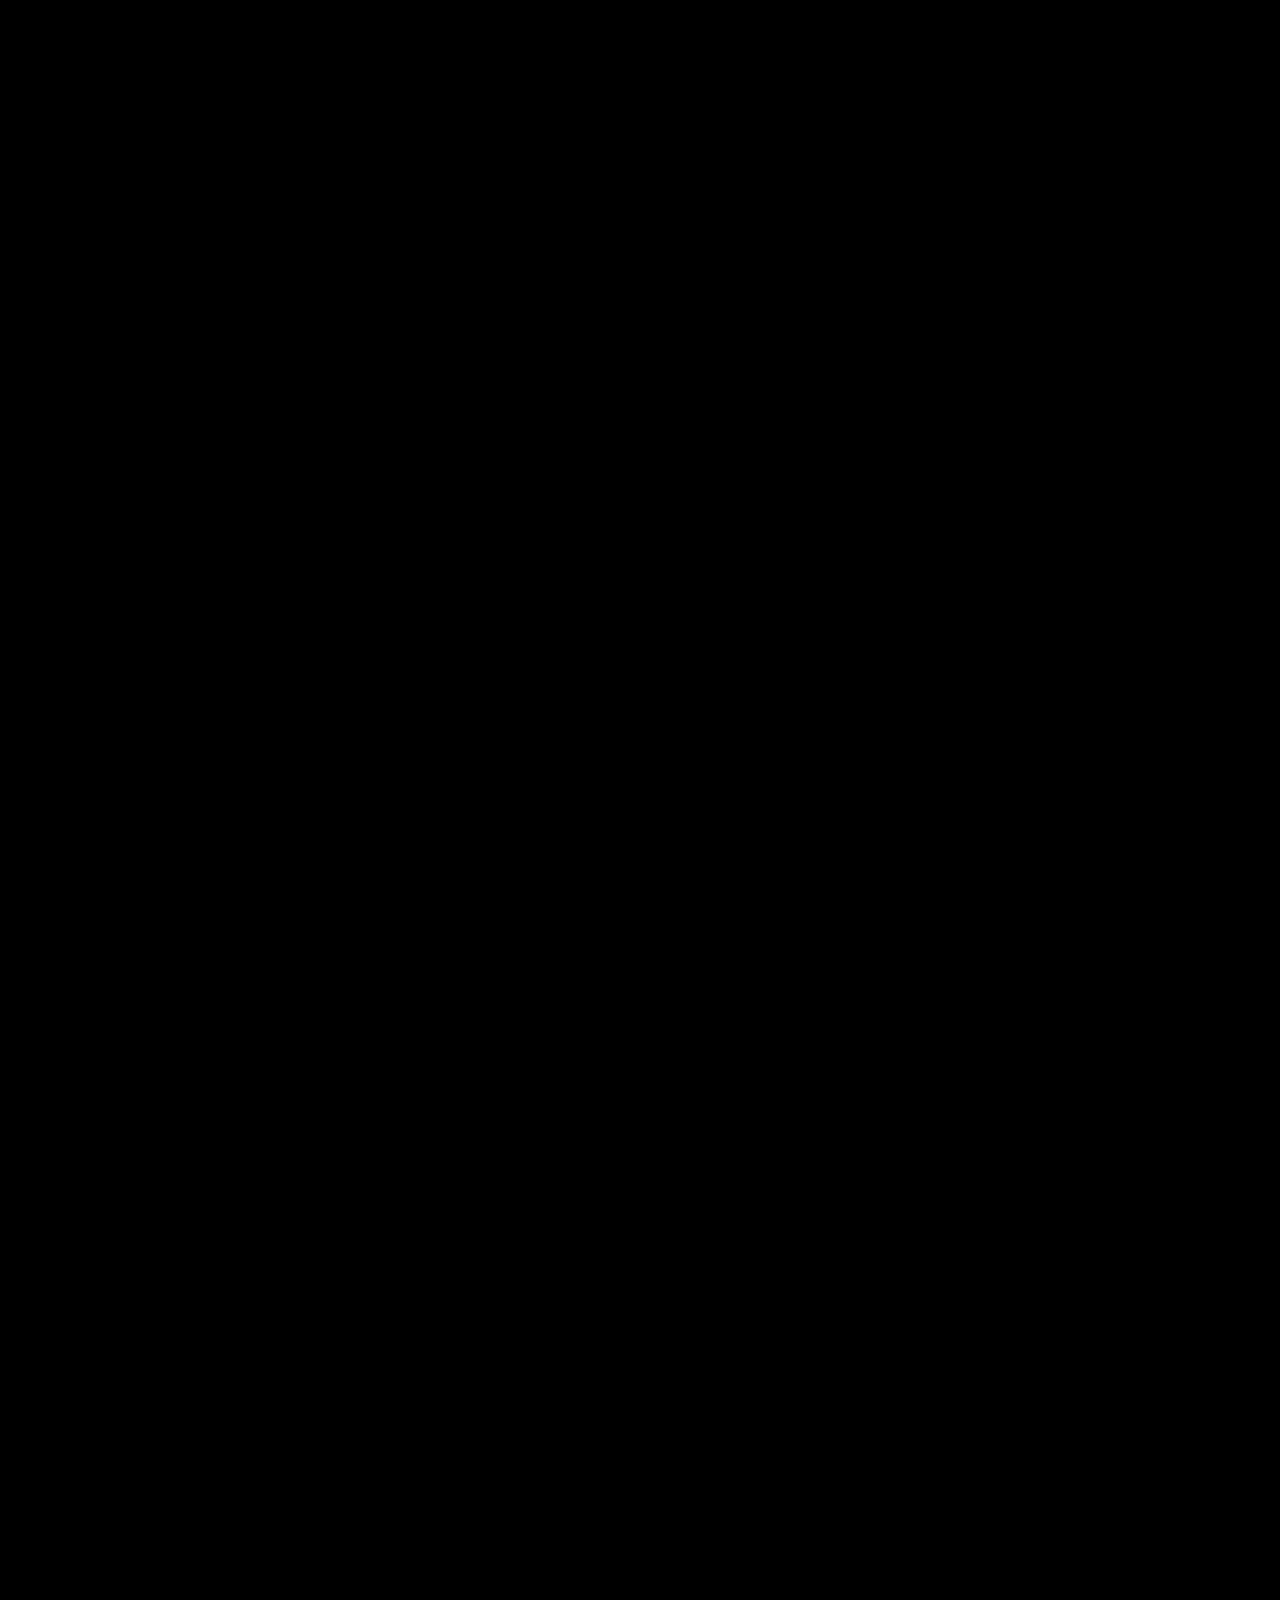
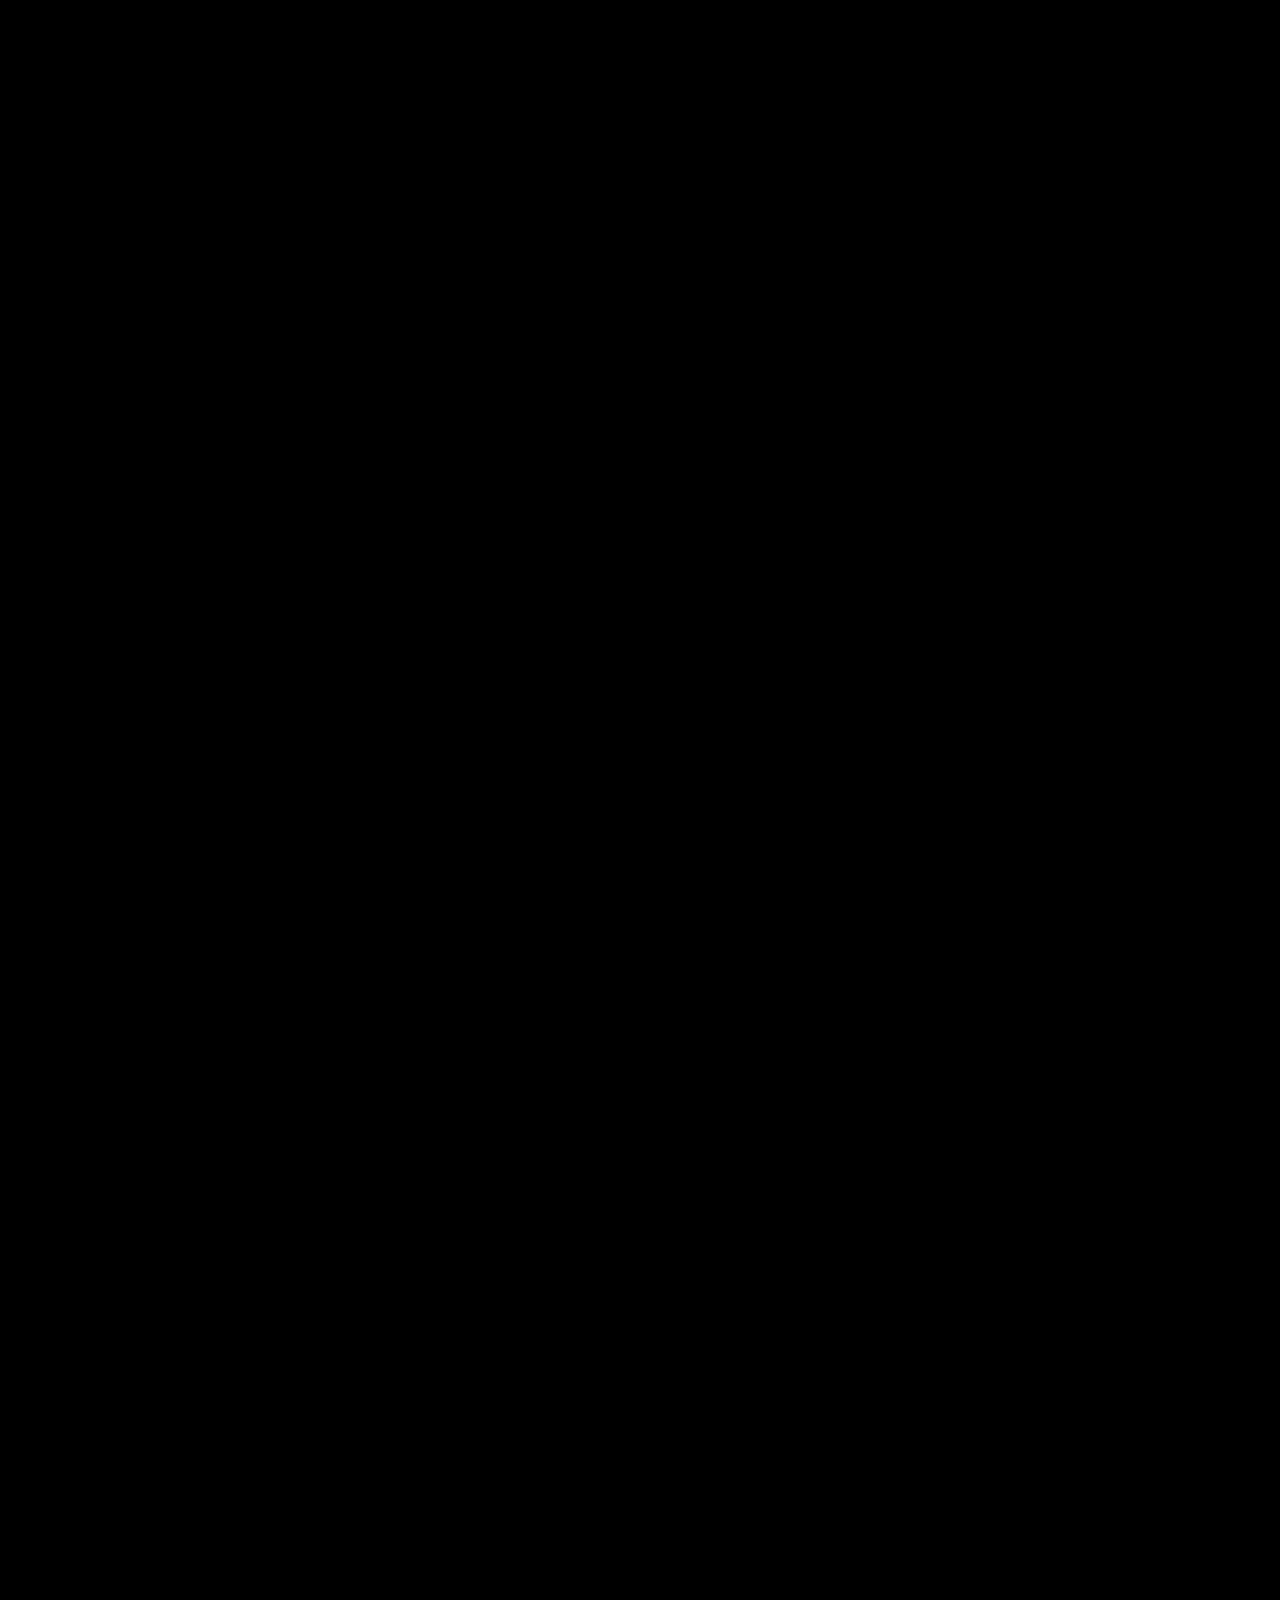
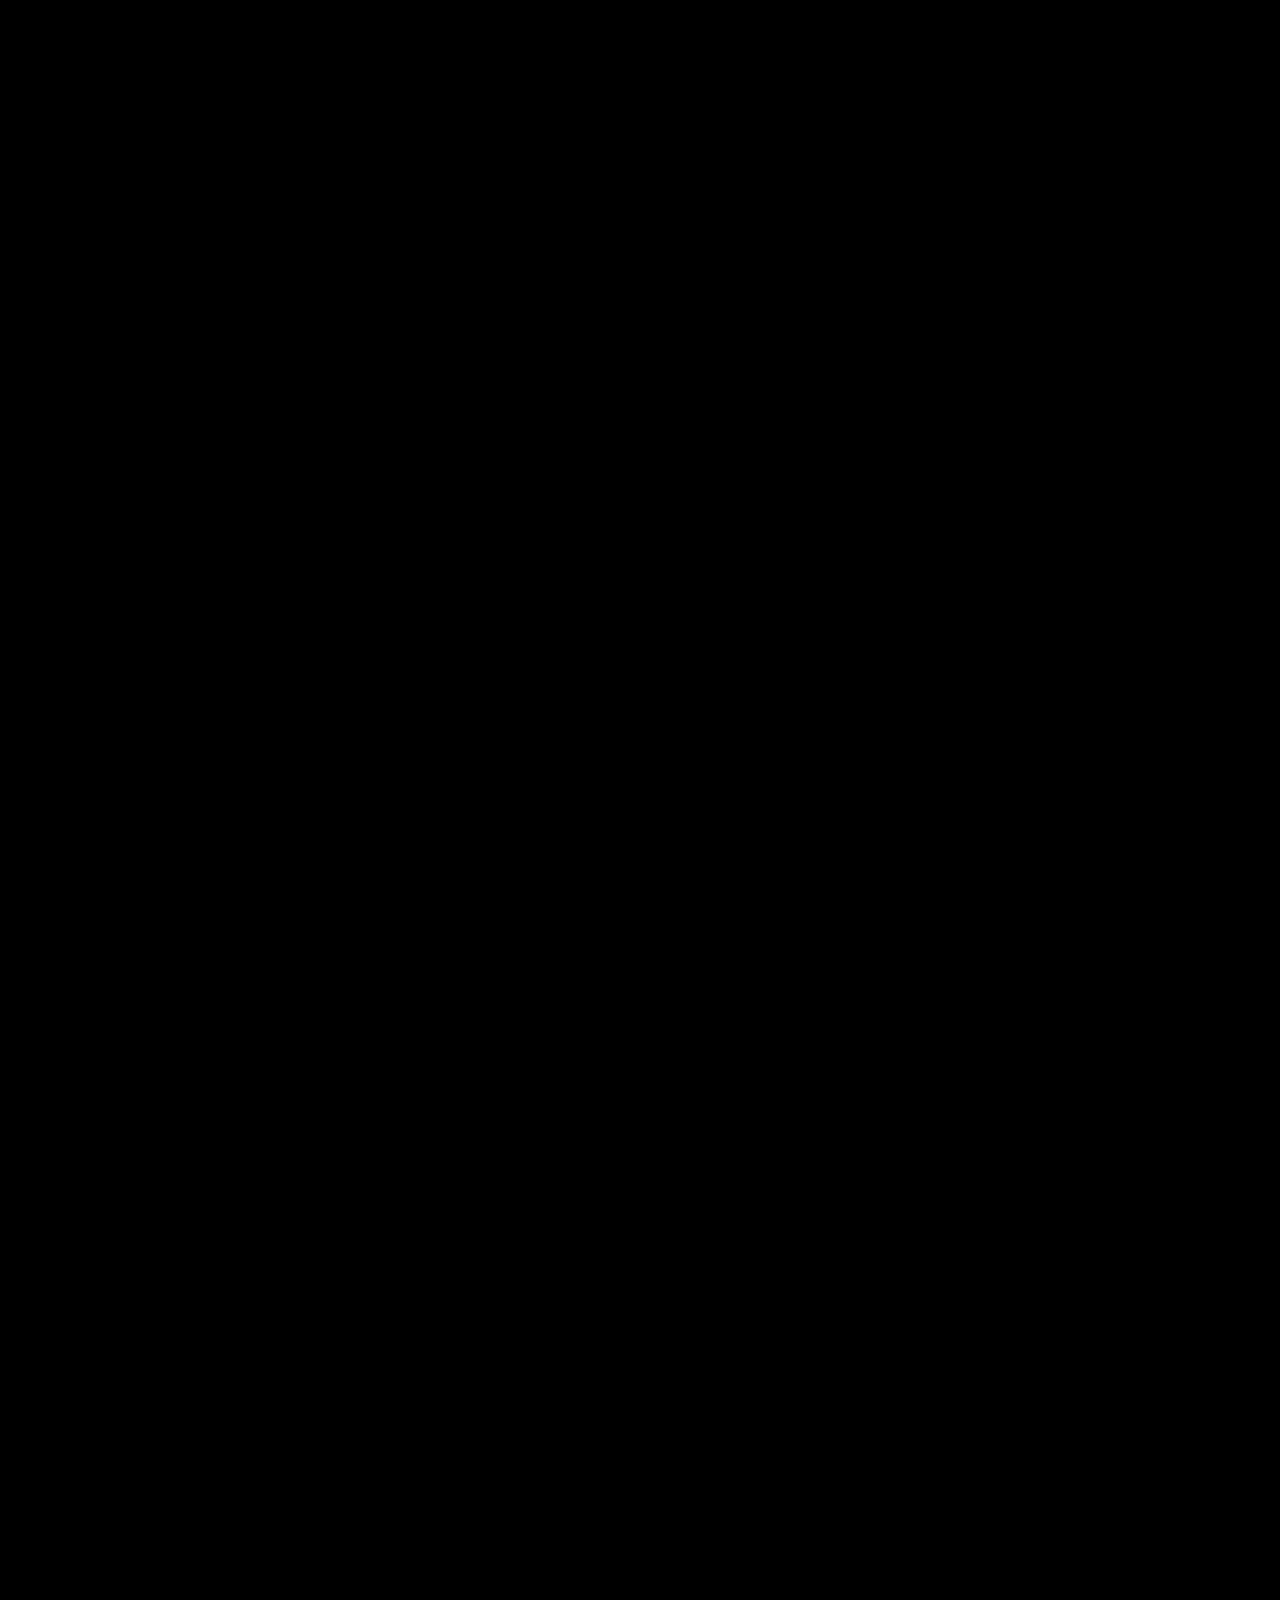
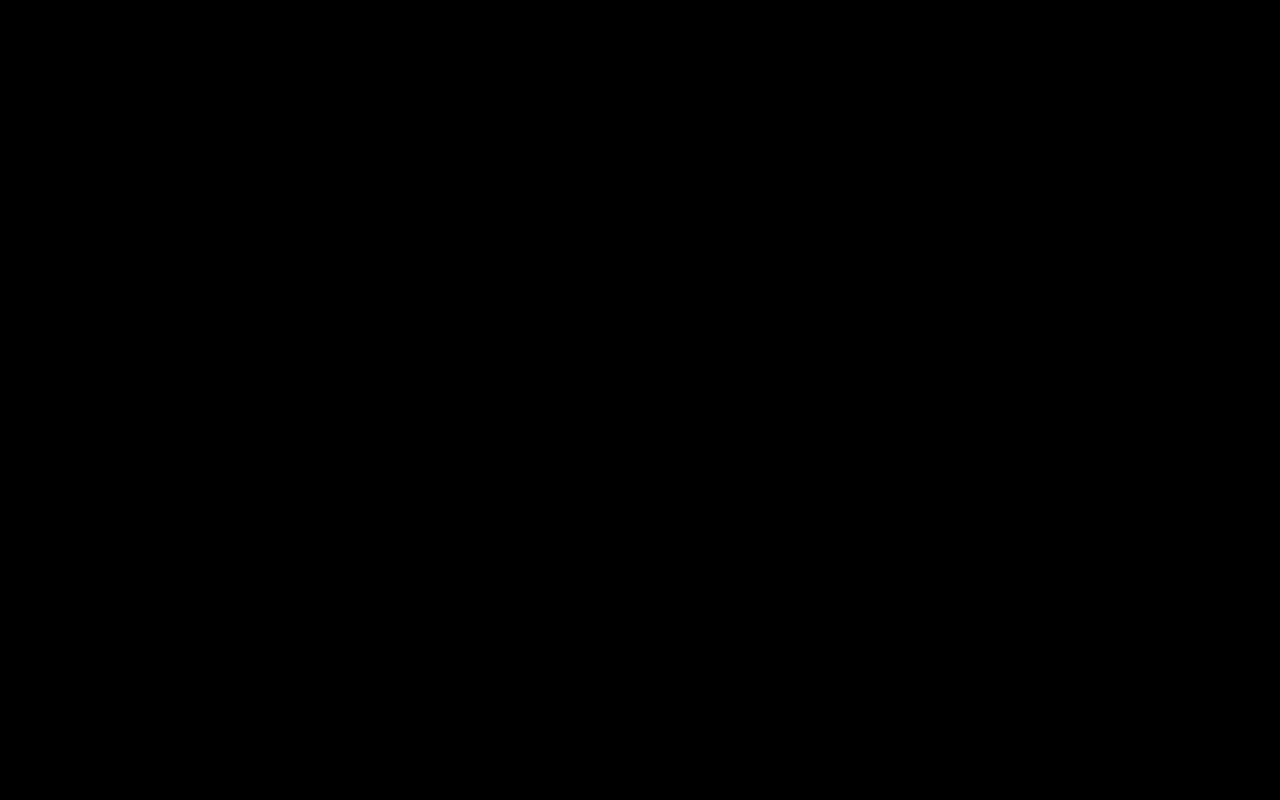
<file: site/index.html>
<!DOCTYPE html>
<html lang="en">
    <head>
        <meta charset="UTF-8" />
        <meta name="viewport" content="width=device-width, initial-scale=1.0" />
        <title>Wonderland</title>

        <link rel="preconnect" href="https://fonts.googleapis.com" />
        <link rel="preconnect" href="https://fonts.gstatic.com" crossorigin />
        <link
            href="https://fonts.googleapis.com/css2?family=Edu+TAS+Beginner:wght@400;500;600;700&family=Vollkorn:ital,wght@0,400;0,700;1,400;1,700"
            rel="stylesheet"
        />

        <link rel="stylesheet" href="index.css" />

        <link
            rel="apple-touch-icon"
            sizes="180x180"
            href="/favicons/apple-touch-icon.png?v=2"
        />
        <link
            rel="icon"
            type="image/png"
            sizes="32x32"
            href="/favicons/favicon-32x32.png?v=2"
        />
        <link
            rel="icon"
            type="image/png"
            sizes="16x16"
            href="/favicons/favicon-16x16.png?v=2"
        />
        <link rel="manifest" href="/favicons/site.webmanifest?v=2" />
        <link
            rel="mask-icon"
            href="/favicons/safari-pinned-tab.svg?v=2"
            color="#ffb6e6"
        />
        <link rel="shortcut icon" href="/favicons/favicon.ico?v=2" />
        <meta name="msapplication-TileColor" content="#ffb6e6" />
        <meta
            name="msapplication-config"
            content="/favicons/browserconfig.xml?v=2"
        />
        <meta name="theme-color" content="#ffb6e6" />
    </head>
    <body>
        <div id="top">
            <h1 id="tagline">Get lost this winter.</h1>
            <img id="top-banner" src="/images/top.webp" alt="" />
            <div id="scroll-prompt">
                <span id="scroll-prompt-text">explore</span>
                <svg
                    id="scroll-prompt-arrow"
                    width="100%"
                    height="100%"
                    viewBox="0 0 409 745"
                    version="1.1"
                    xmlns="http://www.w3.org/2000/svg"
                    xmlns:xlink="http://www.w3.org/1999/xlink"
                    xml:space="preserve"
                    xmlns:serif="http://www.serif.com/"
                    style="
                        fill-rule: evenodd;
                        clip-rule: evenodd;
                        stroke-linecap: round;
                        stroke-miterlimit: 10;
                    "
                >
                    <g transform="matrix(1,0,0,1,-4.42226,-1634.81)">
                        <g transform="matrix(1,0,0,1,-494.996,1051.5)">
                            <g transform="matrix(1,-0,-0,1,499.418,583.311)">
                                <path
                                    d="M206.175,548.058L178.32,598.307L128.072,570.452"
                                    style="
                                        fill: none;
                                        stroke: white;
                                        stroke-width: 27.08px;
                                    "
                                />
                                <path
                                    d="M159.858,127.752C159.858,127.752 79.035,385.648 224.4,402.592C303.837,411.852 298.992,281.533 209.361,299.226C63.867,327.947 151.933,517.408 178.32,598.307"
                                    style="
                                        fill: none;
                                        stroke: white;
                                        stroke-width: 27.08px;
                                        stroke-linejoin: round;
                                        stroke-miterlimit: 1.5;
                                    "
                                />
                            </g>
                        </g>
                    </g>
                </svg>
            </div>
            <div class="star" id="star1"></div>
            <div class="star" id="star2"></div>
            <div class="star" id="star3"></div>
            <div class="star" id="star4"></div>
            <div class="star" id="star5"></div>
            <div class="star" id="star6"></div>
        </div>
        <div id="mid">
            <div id="mid-banner-container">
                <img id="mid-banner" src="/images/mid.webp" alt="" />
                <div id="mid-lens"></div>
                <span class="mid-words" id="mid-words-1">sometimes...</span>
                <span class="mid-words" id="mid-words-2"
                    >...when you limit yourself</span
                >
                <span class="mid-words" id="mid-words-3"
                    >you find yourself...</span
                >
                <span class="mid-words" id="mid-words-4">...the most</span>
                <span class="mid-words mid-words-large" id="mid-words-5"
                    >free.</span
                >
                <span class="mid-words" id="mid-words-6">from only...</span>
                <span class="mid-words" id="mid-words-7">...a handful of</span>
                <span class="mid-words" id="mid-words-8">packages...</span>
                <span class="mid-words" id="mid-words-9">...bananas</span>
                <span class="mid-words" id="mid-words-10">tools...</span>
                <span class="mid-words mid-words-large" id="mid-words-11"
                    >you create something...</span
                >
            </div>

            <img id="mid-rabbit2" src="/images/fall2.webp" alt="" />
            <img id="mid-rabbit1" src="/images/fall1.webp" alt="" />
            <img id="mid-rabbit3" src="/images/fall5.webp" alt="" />
            <span class="mid-words mid-words-large" id="mid-words-12"
                >wonderful.</span
            >
        </div>
        <div id="bot">
            <img id="bot-banner" src="/images/bot.webp" alt="" />
            <div id="bot-crates-container">
                <div id="bot-crates-button"></div>
                <img id="bot-crates" src="/images/bot-crates.webp" alt="" />
                <div id="bot-rabbit-particles"></div>
                <img
                    id="bot-rabbit"
                    class="bot-button"
                    src="/images/bot-rabbit.webp"
                    alt=""
                />
                <div id="bot-crates-prompt">
                    <span>open me</span>
                    <svg
                        width="100%"
                        height="100%"
                        viewBox="0 0 360 677"
                        version="1.1"
                        xmlns="http://www.w3.org/2000/svg"
                        xmlns:xlink="http://www.w3.org/1999/xlink"
                        xml:space="preserve"
                        xmlns:serif="http://www.serif.com/"
                        style="
                            fill-rule: evenodd;
                            clip-rule: evenodd;
                            stroke-linecap: round;
                            stroke-miterlimit: 10;
                        "
                    >
                        <g transform="matrix(1,0,0,1,-606.924,-1692.73)">
                            <g
                                transform="matrix(-1,0,0,0.789978,1614.46,1289.86)"
                            >
                                <g
                                    transform="matrix(-1,0,0,1.26586,1007.54,509.975)"
                                >
                                    <path
                                        d="M206.239,480.813L216.148,537.405L159.557,547.314"
                                        style="
                                            fill: none;
                                            stroke: #402819;
                                            stroke-width: 27.08px;
                                        "
                                    />
                                    <path
                                        d="M127.752,127.752C127.752,127.752 205.661,154.566 204.499,231.064C203.705,283.292 194.931,294.506 165.973,347.022C113.299,442.551 183.061,511.697 216.148,537.405"
                                        style="
                                            fill: none;
                                            stroke: #402819;
                                            stroke-width: 27.08px;
                                            stroke-linejoin: round;
                                            stroke-miterlimit: 1.5;
                                        "
                                    />
                                </g>
                            </g>
                        </g>
                    </svg>
                </div>
            </div>
            <div id="bot-tree-container">
                <img id="bot-tree" src="/images/bot-tree-alt.webp" alt="" />
                <img
                    id="bot-welcome"
                    src="/images/bot-welcome.webp"
                    alt="Welcome to"
                />
                <img
                    id="bot-wordmark"
                    src="/images/wonderland.svg"
                    alt="Wonderland"
                />
                <img
                    id="bot-boston"
                    src="/images/bot-boston.webp"
                    alt="Boston, MA"
                />
                <img
                    id="bot-date"
                    src="/images/bot-date.webp"
                    alt="February 2-4, 2024"
                />
                <img
                    class="bot-button"
                    id="bot-where"
                    src="/images/bot-where.webp"
                    alt="Where am I?"
                />
                <img
                    class="bot-button"
                    id="bot-travel"
                    src="/images/bot-travel.webp"
                    alt="Travel"
                />
                <img
                    class="bot-button"
                    id="bot-questions"
                    src="/images/bot-questions.webp"
                    alt="Questions?"
                />
                <a href="/register.html">
                    <img
                        class="bot-button"
                        id="bot-register"
                        src="/images/bot-register.webp"
                        alt="Register"
                    />
                </a>
                <a href="https://hackclub.com">
                    <img
                        class="bot-button"
                        id="bot-flag"
                        src="/images/bot-flag.svg"
                        alt="Hack Club"
                    />
                </a>
                <div id="bot-where-prompt">
                    <span>read me</span>
                    <svg
                        width="100%"
                        height="100%"
                        viewBox="0 0 507 766"
                        version="1.1"
                        xmlns="http://www.w3.org/2000/svg"
                        xmlns:xlink="http://www.w3.org/1999/xlink"
                        xml:space="preserve"
                        xmlns:serif="http://www.serif.com/"
                        style="
                            fill-rule: evenodd;
                            clip-rule: evenodd;
                            stroke-linecap: round;
                            stroke-miterlimit: 10;
                        "
                    >
                        <g transform="matrix(1,0,0,1,-288.266,-1624.43)">
                            <g transform="matrix(-1,0,0,1,1209.65,1041.11)">
                                <g transform="matrix(-1,0,0,1,921.387,583.311)">
                                    <path
                                        d="M190.438,601.512L136.132,620.264L117.38,565.957"
                                        style="
                                            fill: none;
                                            stroke: #402819;
                                            stroke-width: 27.08px;
                                        "
                                    />
                                    <path
                                        d="M262.111,127.752C262.111,127.752 342.933,385.648 197.569,402.592C118.132,411.852 248.208,273.193 337.838,290.886C484.323,319.802 191.592,536.643 136.132,620.264"
                                        style="
                                            fill: none;
                                            stroke: #402819;
                                            stroke-width: 27.08px;
                                            stroke-linejoin: round;
                                            stroke-miterlimit: 1.5;
                                        "
                                    />
                                </g>
                            </g>
                        </g>
                    </svg>
                </div>
                <div id="pinwheel">
                    <img
                        src="/images/pinwheel2.webp"
                        alt=""
                        id="pinwheel-base"
                    />
                    <img
                        src="/images/pinwheel1.webp"
                        alt=""
                        id="pinwheel-head"
                        class="bot-button"
                    />
                </div>
            </div>
            <span id="art-credit"
                >Art by
                <a href="https://www.instagram.com/aeralixe"
                    >Elena Baskakova</a
                ></span
            >
        </div>

        <div id="overlay" class="hidden"></div>
        <div id="where-modal" class="modal hidden">
            <div class="modal-header">
                <h2 class="modal-header-text">Where am I?</h2>
                <button class="modal-header-close">X</button>
            </div>
            <div class="modal-contents">
                <p>
                    Welcome to Wonderland, Hack Club’s winter hackathon in
                    Boston.
                </p>
                <p>
                    Here, we are surrounded by Wonderland’s knicks and knacks,
                    the various tools and parts that fell down the rabbit hole.
                    As you survey the land, you see the many projects hackers
                    have made before you, all constructed from the very items
                    that came with you.
                </p>
                <p>
                    Some of you may be used to events where the only prompt is
                    to <strong>make</strong>. Some of you may be familiar with
                    building projects that try to “win.” Wonderland isn’t like
                    that.
                </p>
                <p>
                    In the heart of Boston, we challenge you and your team to
                    take the rabbit hole’s random assortment of parts—chests—and
                    turn them into something that’s truly wonderful.
                </p>
                <p>Only when we limit ourselves do we become truly free.</p>
                <p>
                    Boston, MA from the evening of Friday, February 23th to the
                    morning of Sunday, February 25th.
                </p>
                <p><a href="/register.html">Join us.</a></p>
            </div>
        </div>
        <div id="crates-modal" class="modal hidden">
            <div class="modal-header">
                <h2 class="modal-header-text">Chests</h2>
                <button class="modal-header-close">X</button>
            </div>
            <div class="modal-contents">
                <h2 id="slot-what">
                    What would you do with...
                    <button id="slot-refresh">↻</button>
                </h2>
                <div id="slots">
                    <span id="slots-tooltip">(reveal me)</span>
                    <div class="slot" id="slot1">
                        <img src="" alt="" />
                        <div class="slot-hidden">
                            <span>?</span>
                        </div>
                        <span class="slot-desc"></span>
                    </div>
                    <span class="slot-plus">+</span>
                    <div class="slot" id="slot2">
                        <img src="" alt="" />
                        <div class="slot-hidden">
                            <span>?</span>
                        </div>
                        <span class="slot-desc"></span>
                    </div>
                    <span class="slot-plus">+</span>
                    <div class="slot" id="slot3">
                        <img src="" alt="" />
                        <div class="slot-hidden">
                            <span>?</span>
                        </div>
                        <span class="slot-desc"></span>
                    </div>
                </div>
                <p>
                    The first thing every project needs is a clear,
                    well-thought-out plan. Right???
                </p>
                <p>
                    When we start a project, we often start by figuring out the
                    "right" way to start, or the “right” tools to use. We
                    research Python vs Typescript, ATTiny vs ATMega. More often
                    than not, we lose the very thing we started with: excitement
                    about our idea!
                </p>
                <p>
                    But what if you <strong>don’t</strong> have every tool in
                    the world? What if you <strong>can’t</strong> use the right
                    tool for the job? What if <strong> all you have </strong> is
                    the stuff within arm’s reach? Only when you’re limited do
                    you find yourself truly free — free to
                    <strong>just start making</strong>.
                </p>
                <p>
                    Introducing <strong>Chests</strong> — Wonderland's mystery
                    boxes of knicks and knacks. From a
                    <a href="https://pypi.org/project/pyaztro/"
                        >Python horoscope library</a
                    >
                    to a rubber duck, your job will be to find a way to make a
                    project with them.
                </p>
            </div>
        </div>
        <div id="travel-modal" class="modal hidden">
            <div class="modal-header">
                <h2 class="modal-header-text">Travel</h2>
                <button class="modal-header-close">X</button>
            </div>
            <div class="modal-contents">
                <p>
                    We’re super excited to announce that Wonderland will be
                    located at the WPS Institute in Newton, MA. Wonderland is
                    free of charge to attend, so we want to make sure you can
                    make it out! If you’re not from the Boston area, no problem.
                    You’ve got options.
                </p>
                <p>
                    <a href="https://wonderland.hackclub.com/travel"
                        >Want more info about how to get to our venue?</a
                    >
                </p>
                <h2>Flight Grants</h2>
                <p>
                    A limited number of travel grants to partially cover flight
                    costs are available. Our registration form will ask for your
                    approximate location, and we’ll use that information to get
                    back to you on what grants are available.
                </p>
                <p>
                    <a href="https://wonderland.hackclub.com/grants"
                        >Find more info about flight grants here.</a
                    >
                </p>
                <h2>Public Transit</h2>
                <p>
                    Boston is lucky to be a center of public transit. If you
                    live in the Northeast, you can likely get to Boston via bus
                    or train. With the
                    <a href="https://gas.hackclub.com">Hack Club Gas Fund</a>,
                    we’ll even reimburse some of the costs!
                </p>
                <p>
                    <a href="https://www.amtrak.com/home">Amtrak</a> has a few
                    routes stopping in Boston’s South Station. Check out the
                    Amtrak site for more information.
                </p>
                <p>
                    If you’d like to take a bus, check out services like
                    <a href="https://www.ourbus.com/">Ourbus</a>
                    or <a href="https://www.flixbus.com/">Flixbus</a> for
                    affordable bus service to Boston.
                </p>
                <h2>Driving</h2>
                <p>
                    If you’re driving to Boston, we’ll reimburse gas too! Using
                    the
                    <a href="https://gas.hackclub.com">Hack Club Gas Fund</a>,
                    we’ll cover the mileage you cover. Fill out the form on the
                    gas fund site to get details about reimbursement.
                </p>
                <h2>Other Questions?</h2>
                <p>
                    If you have any more questions, reach out on
                    <a href="https://hackclub.slack.com/archives/C06C6C646M6"
                        >#wonderland</a
                    >
                    on the
                    <a href="https://hackclub.com/slack/">Hack Club Slack</a>,
                    or shoot us an email at
                    <a href="mailto:wonderland@hackclub.com"
                        >wonderland@hackclub.com</a
                    >.
                </p>
            </div>
        </div>
        <div id="questions-modal" class="modal hidden">
            <div class="modal-header">
                <h2 class="modal-header-text">FAQ</h2>
                <button class="modal-header-close">X</button>
            </div>
            <div class="modal-contents">
                <details>
                    <summary>
                        Am I eligible to participate in Wonderland?
                    </summary>
                    <p>
                        If you're eighteen or under, yes! If you're over 18 but
                        still in high school, shoot us an email at
                        <a href="mailto:wonderland@hackclub.com"
                            >wonderland@hackclub.com</a
                        >.
                    </p>
                </details>
                <details>
                    <summary>
                        I’m not very familiar with hackathons. What is a
                        hackathon? Is this event for me?
                    </summary>
                    <p>Hackathons are for everybody!</p>
                    <p>
                        A hackathon is an event where people can get together
                        and create! Don't worry, we're not doing any computer
                        hacking. Wonderland isn’t like your typical hackathon,
                        though. You’re not required to do any coding at
                        Wonderland.
                    </p>
                    <p>
                        We welcome hackers from all backgrounds and skill
                        levels. All you need is the attitude to make something!
                        Wonderland is a place for beginners and experienced
                        makers alike!
                    </p>
                </details>
                <details>
                    <summary>Does participating cost anything?</summary>
                    <p>
                        Nothing! We’ll have meals, snacks, and beverages onsite
                        at the event, as well as swag and fun mini-events. We
                        also have a limited number of travel stipends for
                        students who need help getting to Boston. Check out the
                        Travel section for more details.
                    </p>
                </details>
                <details>
                    <summary>What do I need to bring to Wonderland?</summary>
                    <p>
                        Your laptop, chargers, toiletries, sleeping bags, a
                        refillable water bottle, and the spirit of an explorer!
                    </p>
                </details>
                <details>
                    <summary>What are the sleeping arrangements?</summary>
                    <p>
                        On the night of the event we will have a designated
                        gender-seperated and supervised sleeping area in the
                        venue with lowlights and minimal sound for you to rest.
                        Make sure to bring a sleeping bag!
                    </p>
                </details>
                <details>
                    <summary>Do I need to have a team?</summary>
                    <p>
                        No! Unlike most hackathons, you’ll be placed into a team
                        ahead of time. We’ll assemble groups we anticipate will
                        work well together, and you’ll get to know each other
                        throughout the weekend. Don’t worry, you won’t be
                        evaluated based on your experience. Using our patented
                        team-maker formula 9000™️, we’ll find teams with vibes
                        that match!
                    </p>
                </details>
                <details>
                    <summary>My parents are worried. What should I do?</summary>
                    <p>
                        Reach out to us! We’re happy to talk to them. Wonderland
                        will be supervised by a background checked staff and
                        overseen by 24/7 security staff. Tell them to email us
                        at
                        <a href="mailto:wonderland@hackclub.com"
                            >wonderland@hackclub.com</a
                        >, and we’ll be happy to answer any questions!
                    </p>
                    <p>
                        <a href="/parents.html">
                            They can also check out our Parents FAQ for some
                            common questions.
                        </a>
                    </p>
                </details>
                <h2>I have more questions. How can I reach out?</h2>
                <p>
                    Reach out on
                    <a href="https://hackclub.slack.com/archives/C06C6C646M6"
                        >#wonderland</a
                    >
                    on the
                    <a href="https://hackclub.com/slack/">Hack Club Slack</a>,
                    or email us
                    <a href="mailto:wonderland@hackclub.com"
                        >wonderland@hackclub.com</a
                    >. We're always ready to answer all your questions!
                </p>
            </div>
        </div>

        <div id="rescheduled-alert">
            We still have a few travel stipends left!
            <a href="/register.html">Register now!</a>
        </div>

        <script src="/lib/anime.min.js"></script>
        <script src="index.js"></script>
    </body>
</html>
</file>
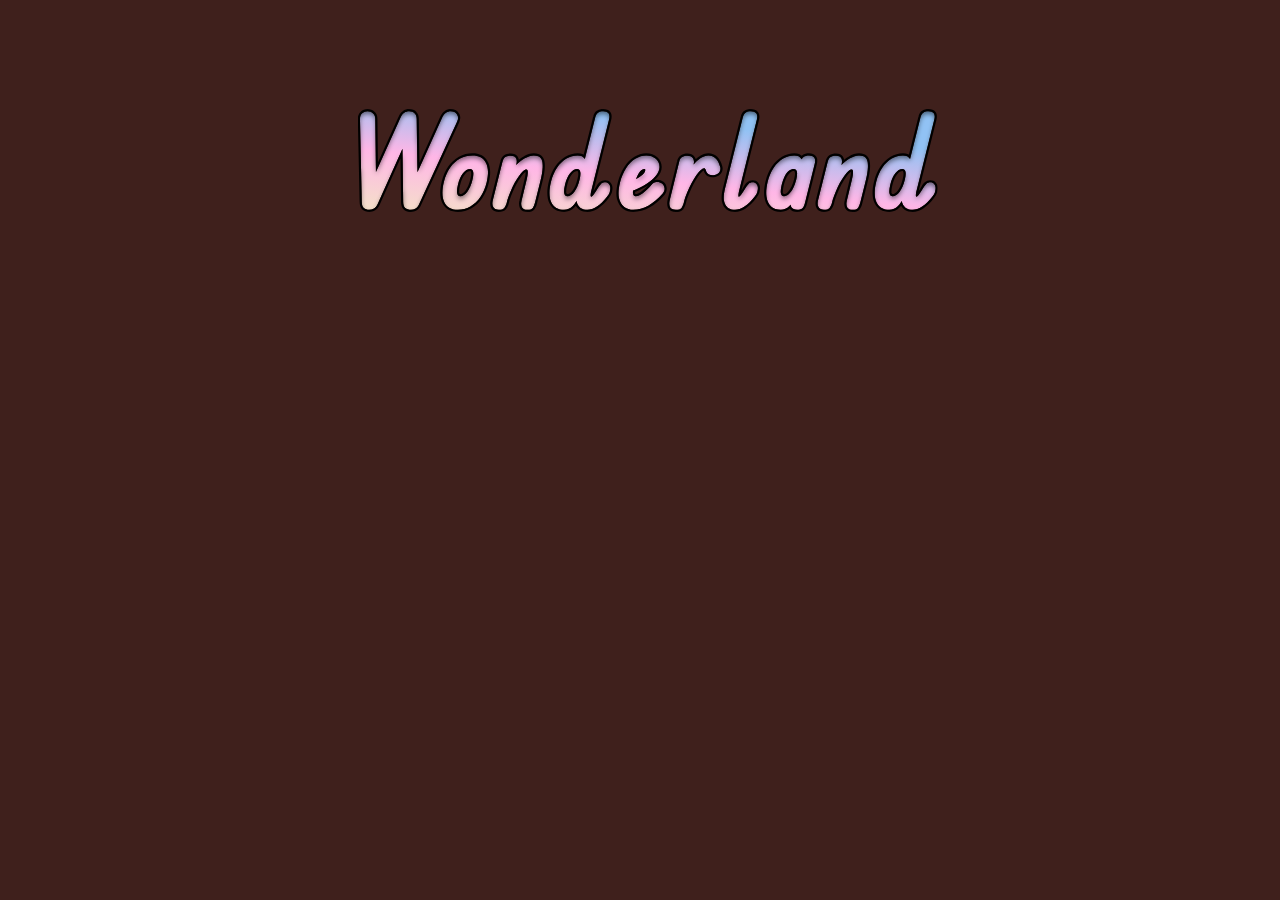
<file: register.html>
<!DOCTYPE html>
<html lang="en">
    <head>
        <meta charset="UTF-8" />
        <meta name="viewport" content="width=device-width, initial-scale=1.0" />
        <title>Wonderland</title>

        <link rel="preconnect" href="https://fonts.googleapis.com" />
        <link rel="preconnect" href="https://fonts.gstatic.com" crossorigin />
        <link
            href="https://fonts.googleapis.com/css2?family=Edu+TAS+Beginner:wght@400;500;600;700&family=Vollkorn:ital,wght@0,400;0,700;1,400;1,700"
            rel="stylesheet"
        />

        <link rel="stylesheet" href="register.css" />

        <link
            rel="apple-touch-icon"
            sizes="180x180"
            href="/favicons/apple-touch-icon.png?v=1"
        />
        <link
            rel="icon"
            type="image/png"
            sizes="32x32"
            href="/favicons/favicon-32x32.png?v=1"
        />
        <link
            rel="icon"
            type="image/png"
            sizes="16x16"
            href="/favicons/favicon-16x16.png?v=1"
        />
        <link rel="manifest" href="/favicons/site.webmanifest?v=1" />
        <link
            rel="mask-icon"
            href="/favicons/safari-pinned-tab.svg?v=1"
            color="#fbbae4"
        />
        <link rel="shortcut icon" href="/favicons/favicon.ico?v=1" />
        <meta name="msapplication-TileColor" content="#fbbae4" />
        <meta
            name="msapplication-config"
            content="/favicons/browserconfig.xml?v=1"
        />
        <meta name="theme-color" content="#fbbae4" />
    </head>
    <body>
        <main>
            <a href="/"><img src="/images/wonderland.svg" alt="" /></a>
            <iframe
                data-tally-src="https://tally.so/embed/mK1ea7?alignLeft=1&hideTitle=1&transparentBackground=1&dynamicHeight=1"
                loading="lazy"
                width="100%"
                height="146"
                frameborder="0"
                marginheight="0"
                marginwidth="0"
                title="Wonderland Registration"
            ></iframe>
            <script>
                var d = document,
                    w = 'https://tally.so/widgets/embed.js',
                    v = function () {
                        'undefined' != typeof Tally
                            ? Tally.loadEmbeds()
                            : d
                                  .querySelectorAll(
                                      'iframe[data-tally-src]:not([src])',
                                  )
                                  .forEach(function (e) {
                                      e.src = e.dataset.tallySrc;
                                  });
                    };
                if ('undefined' != typeof Tally) v();
                else if (d.querySelector('script[src="' + w + '"]') == null) {
                    var s = d.createElement('script');
                    (s.src = w),
                        (s.onload = v),
                        (s.onerror = v),
                        d.body.appendChild(s);
                }
            </script>
        </main>
    </body>
</html>
</file>
<file: index.css>
html,
body {
    margin: 0;
    background: #000;
}

body {
    font-family: 'EDU TAS Beginner', sans-serif;
    font-size: 1.5rem;
    color: #fff;

    width: 100%;
    height: 800vh;
}

body.no-scroll {
    overflow: hidden;
}

img {
    display: block;
}

#top {
    position: fixed;
    height: 100vh;
    width: 100%;
    overflow: hidden;

    z-index: 99;
}

#top-banner {
    height: 100%;
    width: 100%;

    object-fit: cover;
    object-position: 35% bottom;
}

#tagline {
    margin: 0;
    font-family: 'EDU TAS Beginner', sans-serif;
    font-weight: 500;
    font-size: 7rem;
    width: 100%;
    z-index: 1;

    padding: 0 1rem;
    box-sizing: border-box;

    color: #fff;

    position: absolute;
    top: 25%;
    transform: translateY(-50%);
    text-align: center;

    text-shadow: 0 0 3rem #3939b0;

    letter-spacing: -0.06em;
}

#scroll-prompt {
    position: absolute;
    bottom: 2.5%;
    left: 50%;
    transform-origin: center center;
    transform: translateX(-50%);

    display: flex;
    flex-direction: column;
    align-items: center;
    justify-content: center;

    cursor: pointer;

    animation: scroll-prompt 3s ease-in-out infinite;
}

@keyframes scroll-prompt {
    0% {
        scale: 1;
    }
    50% {
        scale: 1;
    }
    100% {
        scale: 1;
    }
}

#scroll-prompt-text {
    font-size: 3rem;
}

#scroll-prompt-arrow {
    width: 5rem;
    margin-top: -0.3rem;
}

.star {
    position: absolute;
    width: 1px;
    height: 1px;
    background: #fff;
    border-radius: 5px;
}

#mid {
    display: none;

    position: fixed;

    /* top: 50%; */
    left: 50%;
    transform: translateX(-50%);

    width: 80vmin;
    height: 100vh;

    display: flex;
    align-items: center;
    justify-content: center;

    opacity: 0;
}

#mid-lens {
    z-index: 10;
    position: absolute;
    top: 50%;
    left: 50%;
    transform: translate(-50%, -50%);
    /* width: 101%;
    height: 101%;
    background: radial-gradient(#0000 50%, #000f 70%); */
    width: 102%;
    height: 100%;
    background: linear-gradient(
        to right,
        #000f 3%,
        #0000 15%,
        #0000 85%,
        #000f 97%
    );
}

#mid-banner-container {
    position: absolute;
    top: 0%;

    width: 100%;
    min-height: 100vh;
    overflow: hidden;
}

#mid-banner {
    width: 100%;
}

#mid-rabbit1 {
    width: 20%;
    position: absolute;
    top: 50%;
    left: 50%;
    transform: translate(-50%, -50%);

    filter: drop-shadow(0 0 3rem #3939b055) brightness(1.3);

    z-index: 12;

    opacity: 0;
}

#mid-rabbit2 {
    width: 20%;
    position: absolute;
    top: 50%;
    left: 50%;
    transform: translate(-50%, -50%);

    filter: drop-shadow(0 0 3rem #5f39b055) brightness(1.3);

    z-index: 12;
}

#mid-rabbit3 {
    width: 20%;
    position: absolute;
    top: 50%;
    left: 50%;
    transform: translate(-50%, -50%);

    filter: drop-shadow(0 0 3rem #ff90c855) brightness(1.3);

    z-index: 12;

    opacity: 0;
}

.mid-words {
    position: absolute;
    z-index: 11;
    top: 0%;

    font-family: 'EDU TAS Beginner', sans-serif;
    font-size: 3rem;
    font-weight: 500;

    filter: drop-shadow(0 0 0.5rem #ff90c891);
}

.mid-words-large {
    font-size: 5rem;
}

#mid-words-1 {
    top: 9%;
    left: 10%;
    rotate: -8deg;
}

#mid-words-2 {
    top: 15.5%;
    right: 10%;
    rotate: 8deg;
}

#mid-words-3 {
    top: 23%;
    left: 10%;
    rotate: -8deg;
}

#mid-words-4 {
    top: 30%;
    right: 10%;
    rotate: 8deg;
}

#mid-words-5 {
    left: 50%;
    transform: translate(-50%, -50%);
    top: 42%;
}

#mid-words-6 {
    top: 52%;
    left: 10%;
    rotate: -8deg;
}

#mid-words-7 {
    top: 57%;
    right: 10%;
    rotate: 8deg;
}

#mid-words-8 {
    top: 62%;
    left: 10%;
    rotate: -8deg;
}

#mid-words-9 {
    top: 67%;
    right: 10%;
    rotate: 8deg;
}

#mid-words-10 {
    top: 72%;
    left: 10%;
    rotate: -8deg;
}

/* #mid-words-11 {
    top: 77%;
    right: 10%;
    rotate: 8deg;
} */

/* #mid-words-12 {
    top: 82%;
    left: 10%;
    rotate: -8deg;
} */

#mid-words-11 {
    left: 50%;
    transform: translate(-50%, -50%);
    top: 80%;
    width: 100%;
    text-align: center;
}

#mid-words-12 {
    left: 50%;
    transform: translate(-50%, -50%);
    top: 50%;
    font-weight: 500;
}

#bot {
    position: fixed;
    height: 100vh;
    width: 100%;
    overflow: hidden;
}

#bot-banner {
    position: absolute;
    height: 100%;
    width: 100%;

    object-fit: cover;
    object-position: 50% 70%;
}

/* #bot-wrapper {
    position: absolute;
    top: 0;
    right: 0%;
    height: 100vh;

    display: flex;
    flex-direction: column;
    align-items: center;
    justify-content: center;
} */

#bot-crates-container {
    position: absolute;
    top: 61%;
    right: 50%;
}

#bot-button {
    /* position: absolute;
    top: 50%;
    left: 50%; */
    height: 40vh;
}

#bot-crates {
    height: 40vh;

    transition: scale 0.2s ease-in-out;
}

#bot-crates-button {
    cursor: pointer;
    pointer-events: auto;

    position: absolute;
    top: 0%;
    left: 18%;
    width: 64%;
    height: 55%;

    z-index: 5;
}

#bot-crates-button:hover ~ #bot-crates {
    scale: 1.03;
}

#bot-crates-prompt {
    position: absolute;
    top: -20%;
    right: 30%;
    z-index: 20;

    height: 10vh;
    width: 10vh;

    pointer-events: none;

    filter: drop-shadow(0 0 0.7rem rgba(77, 28, 0, 0.667));
}

#bot-crates-prompt span {
    font-size: 2.2rem;
    font-weight: 500;
    white-space: nowrap;
    position: absolute;
    color: #402819;
    top: -23%;
    left: 32%;
}

#bot-crates-prompt svg {
    height: 10vh;
    rotate: 51deg;
}

#bot-rabbit {
    position: absolute;
    top: -18%;
    left: 33%;
    height: 34%;

    z-index: 6;

    transform-origin: bottom center;
}

#bot-rabbit-particles {
    position: absolute;
    top: -18%;
    left: 39%;
    height: 34%;
    width: 2rem;
    z-index: 5;
    transform: translateX(-50%);
}

#bot-rabbit-particles .rabbit-particle {
    position: absolute;
    background-color: #61b6ec;
    filter: drop-shadow(0 0 0.7rem rgb(255, 255, 255));

    top: 40%;
    left: 50%;
}

#bot-tree-container {
    position: absolute;
    top: 0;
    right: 0%;

    pointer-events: none;

    z-index: 10;

    scale: 1.15;
    transform-origin: center right;
}

#bot-tree {
    height: 95vh;
}

#bot-where-prompt {
    position: absolute;
    top: 40%;
    right: 38%;
    z-index: 20;

    height: 10vh;
    width: 10vh;

    pointer-events: none;

    filter: drop-shadow(0 0 0.7rem rgba(77, 28, 0, 0.667));
}

#bot-where-prompt span {
    font-size: 2.2rem;
    font-weight: 500;
    white-space: nowrap;
    position: absolute;
    color: #402819;
    top: 64%;
    left: -56%;
}

#bot-where-prompt svg {
    height: 10vh;
    rotate: -119deg;
}

#bot-welcome {
    position: absolute;
    top: 23.5%;
    left: 54%;
    height: 5.5%;
}

#bot-wordmark {
    position: absolute;
    top: 27%;
    left: 45%;
    height: 9.5%;
}

#bot-boston {
    position: absolute;
    top: 36%;
    left: 45%;
    height: 3.5%;
}

#bot-date {
    position: absolute;
    top: 36%;
    left: 70%;
    height: 3.5%;
}

#bot-where {
    position: absolute;
    top: 44%;
    left: 65%;
    rotate: 1deg;
    height: 4%;
}

#bot-travel {
    position: absolute;
    top: 52%;
    left: 77%;
    height: 4%;
}

#bot-questions {
    position: absolute;
    top: 60%;
    left: 71.4%;
    rotate: 2.5deg;
    height: 4%;
}

#bot-register {
    position: absolute;
    top: 66.5%;
    left: 61%;
    rotate: 6deg;
    height: 5%;
}

#bot-flag {
    position: absolute;
    top: 77.8%;
    left: 63%;
    rotate: 6deg;
    height: 3%;
    filter: brightness(0.7);
    transform-origin: bottom left;
}

.bot-button {
    cursor: pointer;
    transition: scale 0.2s ease-in-out;
    pointer-events: auto;
}

.bot-button:hover {
    scale: 1.1;
}

#pinwheel {
    position: absolute;
    bottom: 8%;
    right: 11%;
    height: 14vh;
    width: 8vh;
}

#pinwheel-head {
    position: absolute;
    height: 8vh;
    filter: brightness(0.8);
}

#pinwheel-base {
    position: absolute;
    top: 3vh;
    left: 50%;
    transform: translate(-50%, 0);
    height: 10vh;
}

.hidden {
    display: none !important;
}

#overlay {
    position: fixed;
    top: 0;
    left: 0;
    width: 100%;
    height: 100vh;

    background: #000000aa;

    z-index: 200;
}

.modal {
    position: fixed;
    width: 80%;
    max-width: 60rem;
    height: 80vh;

    left: 50%;
    transform: translate(-50%, -50%);
    top: 50%;

    background: #3f201c;

    border-radius: 0.5rem;

    z-index: 210;

    padding: 3.5rem;
    box-sizing: border-box;

    display: flex;
    flex-direction: column;
    align-items: center;
    justify-content: center;
}

.modal-header {
    width: 100%;
    display: flex;
    align-items: center;
    justify-content: space-between;
}

.modal-header-close {
    padding: 0;
    border: none;
    outline: none;
    background: none;
    cursor: pointer;
    font-size: 2rem;
    font-weight: 400;
    color: #fff;
    font-family: 'Vollkorn', serif;
    transform: scaleX(1.3);
}

.modal-header-text {
    margin: 0;
    font-weight: 700;
    font-size: 3rem;
    font-family: 'Vollkorn', serif;
}

.modal-contents {
    width: 100%;
    padding: 1rem 0;
    box-sizing: border-box;
    font-size: 1.8rem;
    /* font-family: 'Vollkorn', serif; */
    font-weight: 400;
    height: 100%;
    overflow-y: scroll;

    /* https://lea.verou.me/blog/2012/04/background-attachment-local/ */
    background:
    /* Shadow covers */ linear-gradient(
            #3f201c 30%,
            rgba(255, 255, 255, 0)
        ),
        linear-gradient(rgba(255, 255, 255, 0), #3f201c 70%) 0 100%,
        /* Shadows */
            radial-gradient(
                50% 0,
                farthest-side,
                rgba(0, 0, 0, 0.5),
                rgba(0, 0, 0, 0)
            ),
        radial-gradient(
                50% 100%,
                farthest-side,
                rgba(0, 0, 0, 0.5),
                rgba(0, 0, 0, 0)
            )
            0 100%;
    background:
    /* Shadow covers */ linear-gradient(
            #3f201c 30%,
            rgba(255, 255, 255, 0)
        ),
        linear-gradient(rgba(255, 255, 255, 0), #3f201c 70%) 0 100%,
        /* Shadows */
            radial-gradient(
                farthest-side at 50% 0,
                rgba(0, 0, 0, 0.5),
                rgba(0, 0, 0, 0)
            ),
        radial-gradient(
                farthest-side at 50% 100%,
                rgba(0, 0, 0, 0.5),
                rgba(0, 0, 0, 0)
            )
            0 100%;
    background-repeat: no-repeat;
    background-color: #3f201c;
    background-size: 100% 40px, 100% 40px, 100% 14px, 100% 14px;

    /* Opera doesn't support this in the shorthand */
    background-attachment: local, local, scroll, scroll;
}

.modal-contents h2 {
    font-family: 'Vollkorn', serif;
    margin: 0;
    margin-bottom: 0.5rem;
    font-size: 2rem;
}

.modal-contents * + h2 {
    margin-top: 2rem;
}

.modal-contents p {
    margin: 0;
}

.modal-contents p + p {
    margin-top: 1.5rem;
}

.modal-contents a {
    color: #ffb6e6;
}

#slots {
    position: relative;
    display: flex;
    flex-direction: row;
    align-items: center;
    justify-content: center;
    gap: 2rem;
    margin: 3rem 0;
    margin-bottom: 4rem;
}

.slot {
    width: 8rem;
    height: 8rem;
    border-radius: 1rem;
    position: relative;
    cursor: pointer;
    transition: scale 0.2s ease-in-out;
    background: #955c56;
}

.slot:hover {
    scale: 1.05;
}

.slot img {
    position: absolute;
    width: 100%;
    height: 100%;
    object-fit: cover;
    filter: drop-shadow(0 0 0.7rem #ffffff63);
}

.slot-plus {
    font-size: 4rem;
    font-weight: 700;
    color: #fff;
    font-family: 'Vollkorn', serif;
}

.slot-hidden {
    position: absolute;
    width: 100%;
    height: 100%;
    display: flex;
    align-items: center;
    justify-content: center;
    background: #955c56;

    border-radius: 1rem;
}

.slot-hidden span {
    font-size: 4rem;
    transform: translateY(0.3rem);
    font-weight: 700;
    color: #fff;
    font-family: 'Vollkorn', serif;
}

#slots-tooltip {
    position: absolute;
    left: 50%;
    transform: translateX(-50%);
    top: -2.5rem;
    font-size: 1.5rem;
    font-family: 'EDU TAS Beginner', sans-serif;
    color: #fff;
}

.slot-desc {
    font-size: 1.2rem;
    font-weight: 400;
    color: #fff;
    /* font-family: 'Vollkorn', serif; */
    opacity: 0;
    position: absolute;
    bottom: -0.5rem;
    left: 50%;
    transform: translate(-50%, 100%);
    width: 100%;
    text-align: center;
}

#slot-what {
    position: relative;
}

#slot-refresh {
    position: absolute;
    top: 0;
    right: 0;
    width: 3rem;
    height: 3rem;
    cursor: pointer;
    transition: scale 0.2s ease-in-out;
    background: #965d57;
    color: #fff;
    font-size: 1.5rem;
    border-radius: 1rem;
    border: none;
}

#questions-modal details {
    cursor: pointer;
    font-size: 1.8rem;
    margin-bottom: 2rem;
}

#questions-modal details summary {
    font-size: 2rem;
    font-weight: 700;
    font-family: 'Vollkorn', serif;
}

#questions-modal details[open] summary {
    margin-bottom: 0.3rem;
}

#art-credit {
    position: absolute;
    bottom: 0.5rem;
    right: 0.5rem;
    font-size: 1.2rem;
    font-family: 'EDU TAS Beginner', sans-serif;
    color: #fff;
    opacity: 0.7;
    z-index: 200;
}

#art-credit a {
    color: #fff;
}

@media screen and (max-width: 850px) {
    #tagline {
        font-size: 5rem;
    }

    #bot-tree-container {
        right: -6vh;
        scale: 1;
    }

    #bot-crates-container {
        right: 27%;
    }

    #bot-where-prompt span {
        font-size: 1.6rem;
    }

    #bot-crates-prompt span {
        font-size: 1.6rem;
    }

    .mid-words {
        font-size: 1.5rem;
    }

    .mid-words-large {
        font-size: 3rem;
    }

    .modal {
        width: 100%;
        height: 100%;
        padding: 2.5rem;
    }

    .modal-header-text {
        font-size: 2rem;
    }

    .modal-contents h2 {
        font-size: 1.5rem;
    }

    #slots {
        gap: 0.8rem;
    }

    .slot {
        width: 6rem;
        height: 6rem;
    }

    .slot-plus {
        font-size: 3rem;
    }

    .slot-hidden span {
        font-size: 3rem;
    }

    .slot-desc {
        font-size: 1rem;
    }

    #art-credit {
        font-size: 1rem;
    }
}
</file>
<file: site-dayof/index.css>
html,
body {
    margin: 0;
    background: #3f211c;
}

body {
    font-family: 'EDU TAS Beginner', sans-serif;
    font-size: 1.5rem;
    color: #fff;

    width: 100%;

    box-sizing: border-box;
    padding: 1rem;

    display: flex;
    flex-direction: column;
    align-items: center;

    gap: 2rem;
}

#banner {
    width: 100%;
    max-width: 500px;

    display: flex;
    flex-direction: column;
    align-items: center;
    gap: -1rem;
}

#banner img {
    width: 100%;
}

#banner #quick-links {
    font-size: 2.5rem;
    font-weight: 800;
}

main {
    display: grid;
    grid-template-columns: repeat(2, min(200px, 40vw));
    grid-auto-rows: min(200px, 40vw);
    align-content: space-between;
    justify-content: center;
    gap: 20px;
    width: 100%;
    max-width: 500px;
}

.link {
    width: 100%;
    height: 100%;
    border: 1px solid white;
    padding: 1rem;
    border-radius: 1rem;
    cursor: pointer;
    box-sizing: border-box;
    color: white;
    text-decoration: none;

    display: flex;
    justify-content: center;
    align-items: center;
    flex-direction: column;
    font-size: 2rem;
    text-align: center;
    gap: 0.25rem;
}

a:link {
    text-decoration: none;
}

a:visited {
    text-decoration: none;
}

a:hover {
    text-decoration: none;
}

a:active {
    text-decoration: none;
}

.link:hover {
    box-shadow: 0px 0px 5px #fff;
}

.link .title {
    font-size: 2rem;
}

.link .subtitle {
    font-size: 1.2rem;
}

@media screen and (max-width: 500px) {
    .link .title {
        font-size: 1.3rem;
    }

    .link .subtitle {
        font-size: 1rem;
    }
}
</file>
<file: site-postevent/index.css>
html,
body {
    margin: 0;
    background: #ffb6e6;
}

body {
    font-family: 'EDU TAS Beginner', sans-serif;
    font-size: 1.5rem;
    color: #fff;

    width: 100%;

    box-sizing: border-box;
}

#hero {
    position: relative;
    width: 100%;
    height: 95vh;

    background: url('images/bot.webp');
    background-size: cover;
    background-position: top center;
}

#hero-content {
    display: flex;
    flex-direction: column;
    justify-content: center;
    align-items: center;
    transform: translate(-50%, -50%);
    position: absolute;
    top: 35%;
    left: 50%;
    width: 90%;
    max-width: 600px;
}

#hero-bg {
    width: 100%;
    height: 100%;
    position: absolute;
    filter: brightness(1);
}

#hero-logo {
    width: 100%;
    z-index: 2;

    filter: drop-shadow(0 0 20px #ffb6e6);
}

#hero-label {
    width: 100%;
    z-index: 2;
    margin-top: -20px;

    filter: drop-shadow(0 0 30px #ffb6e6);
}

#gradient {
    width: 100%;
    height: 100%;
    position: absolute;
    background: linear-gradient(180deg, #00000000 80%, #ffb6e6 100%);
    z-index: 1;
}

main {
    position: relative;
    top: -350px;
    display: flex;
    flex-direction: column;
    align-items: center;
    padding: 20px;
    box-sizing: border-box;
    z-index: 10;
    color: black;
    width: 100%;
    max-width: 900px;
    margin: 0 auto;
    font-size: 1.8rem;
}

#photos {
    display: grid;
    flex-direction: column;
    grid-template-columns: repeat(2, 1fr);
    gap: 15px;
    margin-top: 50px;
    align-items: center;
    height: 100%;
}

@media screen and (max-width: 800px) {
    #photos {
        grid-template-columns: 1fr;
    }
}

#photos .photo {
    box-shadow: 0 0 30px #ffffff98;
    border: 2px solid black;
    border-radius: 30px;
    width: 100%;
    /* max-width: 600px;
    max-height: 600px; */
    align-items: center;
    /* rotate: -1deg; */
}

/* #photos .photo:nth-child(2n) {
    rotate: 1deg;
    scale: 1.02;
    position: relative;
}

#photos .photo:nth-child(3n) {
    rotate: 2deg;
    scale: 0.98;
}

#photos .photo:nth-child(3n) {
    rotate: 0deg;
    scale: 1;
}

#photos .photo:nth-child(5n) {
    rotate: -3deg;
    scale: 1.03;
}

#photos .photo:nth-child(7n) {
    rotate: 4deg;
    scale: 1.01;
} */

#photos .photo.double {
    grid-row: span 2;
    scale: 0.97;
}

#photo-group {
    width: 100%;
    border-radius: 40px 40px 0 0;
}

#rabbit {
    position: absolute;
    top: -120px;
    right: 60px;
    height: 150px;
    transform: scaleX(-1);
}

#about {
    background: white;
    border-radius: 40px;
    border: 2px solid black;
}

#about-text {
    padding: 15px 50px;
    padding-top: 0px;
}

#photos-link {
    text-decoration: none;
    color: black;
    background: #fff;
    padding: 20px 80px;
    border-radius: 80px;
    border: 2px solid black;
    font-weight: 800;
    font-size: 2.2rem;
    letter-spacing: 1px;
    /* width: 100%; */
    text-align: center;
    margin-top: 40px;
    box-sizing: border-box;
    box-shadow: 0 0 30px #fff;
    rotate: -1deg;
    transition: rotate 0.3s;
}

#photos-link:hover {
    rotate: 1deg;
}

#github-link {
    text-decoration: none;
    color: black;
    background: #fff;
    padding: 15px 60px;
    border-radius: 80px;
    border: 2px solid black;
    font-weight: 800;
    font-size: 2.2rem;
    letter-spacing: 1px;
    text-align: center;
    margin-top: 20px;
    box-sizing: border-box;
    box-shadow: 0 0 30px #fff;
    rotate: 0deg;
    transition: rotate 0.3s;
}

#github-link:hover {
    rotate: 2deg;
}

#original-site {
    color: black;
    margin-top: 10px;
}

footer {
    width: 100%;
    max-width: 900px;

    box-sizing: border-box;

    padding: 20px;

    margin: 0 auto;

    margin-top: -360px;
    font-size: 1.6rem;

    color: #000;
    text-align: center;
}

@media screen and (max-width: 700px) {
    #rabbit {
        height: 100px;
        top: -70px;
    }
    #photos-link,
    #github-link {
        padding: 15px 30px;
        font-size: 1.5rem;
    }

    main {
        font-size: 1.4rem;
        top: -250px;
    }

    #about {
        border-radius: 40px;
    }

    #about-text {
        padding: 5px 30px;
    }

    footer {
        margin-top: -280px;
    }
}
</file>
<file: site/index.css>
html,
body {
    margin: 0;
    background: #000;
}

body {
    font-family: 'EDU TAS Beginner', sans-serif;
    font-size: 1.5rem;
    color: #fff;

    width: 100%;
    height: 800vh;
}

body.no-scroll {
    overflow: hidden;
}

img {
    display: block;
}

#top {
    position: fixed;
    height: 100vh;
    width: 100%;
    overflow: hidden;

    z-index: 99;
}

#top-banner {
    height: 100%;
    width: 100%;

    object-fit: cover;
    object-position: 35% bottom;
}

#tagline {
    margin: 0;
    font-family: 'EDU TAS Beginner', sans-serif;
    font-weight: 500;
    font-size: 7rem;
    width: 100%;
    z-index: 1;

    padding: 0 1rem;
    box-sizing: border-box;

    color: #fff;

    position: absolute;
    top: 25%;
    transform: translateY(-50%);
    text-align: center;

    text-shadow: 0 0 3rem #3939b0;

    letter-spacing: -0.06em;
}

#scroll-prompt {
    position: absolute;
    bottom: 2.5%;
    left: 50%;
    transform-origin: center center;
    transform: translateX(-50%);

    display: flex;
    flex-direction: column;
    align-items: center;
    justify-content: center;

    cursor: pointer;

    animation: scroll-prompt 3s ease-in-out infinite;
}

@keyframes scroll-prompt {
    0% {
        scale: 1;
    }
    50% {
        scale: 1;
    }
    100% {
        scale: 1;
    }
}

#scroll-prompt-text {
    font-size: 3rem;
}

#scroll-prompt-arrow {
    width: 5rem;
    margin-top: -0.3rem;
}

.star {
    position: absolute;
    width: 1px;
    height: 1px;
    background: #fff;
    border-radius: 5px;
}

#mid {
    display: none;

    position: fixed;

    /* top: 50%; */
    left: 50%;
    transform: translateX(-50%);

    width: 80vmin;
    height: 100vh;

    display: flex;
    align-items: center;
    justify-content: center;

    opacity: 0;
}

#mid-lens {
    z-index: 10;
    position: absolute;
    top: 50%;
    left: 50%;
    transform: translate(-50%, -50%);
    /* width: 101%;
    height: 101%;
    background: radial-gradient(#0000 50%, #000f 70%); */
    width: 102%;
    height: 100%;
    background: linear-gradient(
        to right,
        #000f 3%,
        #0000 15%,
        #0000 85%,
        #000f 97%
    );
}

#mid-banner-container {
    position: absolute;
    top: 0%;

    width: 100%;
    min-height: 100vh;
    overflow: hidden;
}

#mid-banner {
    width: 100%;
}

#mid-rabbit1 {
    width: 20%;
    position: absolute;
    top: 50%;
    left: 50%;
    transform: translate(-50%, -50%);

    filter: drop-shadow(0 0 3rem #3939b055) brightness(1.3);

    z-index: 12;

    opacity: 0;
}

#mid-rabbit2 {
    width: 20%;
    position: absolute;
    top: 50%;
    left: 50%;
    transform: translate(-50%, -50%);

    filter: drop-shadow(0 0 3rem #5f39b055) brightness(1.3);

    z-index: 12;
}

#mid-rabbit3 {
    width: 20%;
    position: absolute;
    top: 50%;
    left: 50%;
    transform: translate(-50%, -50%);

    filter: drop-shadow(0 0 3rem #ff90c855) brightness(1.3);

    z-index: 12;

    opacity: 0;
}

.mid-words {
    position: absolute;
    z-index: 11;
    top: 0%;

    font-family: 'EDU TAS Beginner', sans-serif;
    font-size: 3rem;
    font-weight: 500;

    filter: drop-shadow(0 0 0.5rem #ff90c891);
}

.mid-words-large {
    font-size: 5rem;
}

#mid-words-1 {
    top: 9%;
    left: 10%;
    rotate: -8deg;
}

#mid-words-2 {
    top: 15.5%;
    right: 10%;
    rotate: 8deg;
}

#mid-words-3 {
    top: 23%;
    left: 10%;
    rotate: -8deg;
}

#mid-words-4 {
    top: 30%;
    right: 10%;
    rotate: 8deg;
}

#mid-words-5 {
    left: 50%;
    transform: translate(-50%, -50%);
    top: 42%;
}

#mid-words-6 {
    top: 52%;
    left: 10%;
    rotate: -8deg;
}

#mid-words-7 {
    top: 57%;
    right: 10%;
    rotate: 8deg;
}

#mid-words-8 {
    top: 62%;
    left: 10%;
    rotate: -8deg;
}

#mid-words-9 {
    top: 67%;
    right: 10%;
    rotate: 8deg;
}

#mid-words-10 {
    top: 72%;
    left: 10%;
    rotate: -8deg;
}

/* #mid-words-11 {
    top: 77%;
    right: 10%;
    rotate: 8deg;
} */

/* #mid-words-12 {
    top: 82%;
    left: 10%;
    rotate: -8deg;
} */

#mid-words-11 {
    left: 50%;
    transform: translate(-50%, -50%);
    top: 80%;
    width: 100%;
    text-align: center;
}

#mid-words-12 {
    left: 50%;
    transform: translate(-50%, -50%);
    top: 50%;
    font-weight: 500;
}

#bot {
    position: fixed;
    height: 100vh;
    width: 100%;
    overflow: hidden;
}

#bot-banner {
    position: absolute;
    height: 100%;
    width: 100%;

    object-fit: cover;
    object-position: 50% 70%;
}

/* #bot-wrapper {
    position: absolute;
    top: 0;
    right: 0%;
    height: 100vh;

    display: flex;
    flex-direction: column;
    align-items: center;
    justify-content: center;
} */

#bot-crates-container {
    position: absolute;
    top: 61%;
    right: 50%;
}

#bot-button {
    /* position: absolute;
    top: 50%;
    left: 50%; */
    height: 40vh;
}

#bot-crates {
    height: 40vh;

    transition: scale 0.2s ease-in-out;
}

#bot-crates-button {
    cursor: pointer;
    pointer-events: auto;

    position: absolute;
    top: 0%;
    left: 18%;
    width: 64%;
    height: 55%;

    z-index: 5;
}

#bot-crates-button:hover ~ #bot-crates {
    scale: 1.03;
}

#bot-crates-prompt {
    position: absolute;
    top: -20%;
    right: 30%;
    z-index: 20;

    height: 10vh;
    width: 10vh;

    pointer-events: none;

    filter: drop-shadow(0 0 0.7rem rgba(77, 28, 0, 0.667));
}

#bot-crates-prompt span {
    font-size: 2.2rem;
    font-weight: 500;
    white-space: nowrap;
    position: absolute;
    color: #402819;
    top: -23%;
    left: 32%;
}

#bot-crates-prompt svg {
    height: 10vh;
    rotate: 51deg;
}

#bot-rabbit {
    position: absolute;
    top: -18%;
    left: 33%;
    height: 34%;

    z-index: 6;

    transform-origin: bottom center;
}

#bot-rabbit-particles {
    position: absolute;
    top: -18%;
    left: 39%;
    height: 34%;
    width: 2rem;
    z-index: 5;
    transform: translateX(-50%);
}

#bot-rabbit-particles .rabbit-particle {
    position: absolute;
    background-color: #61b6ec;
    filter: drop-shadow(0 0 0.7rem rgb(255, 255, 255));

    top: 40%;
    left: 50%;
}

#bot-tree-container {
    position: absolute;
    top: 0;
    right: 0%;

    pointer-events: none;

    z-index: 10;

    scale: 1.15;
    transform-origin: center right;
}

#bot-tree {
    height: 95vh;
}

#bot-where-prompt {
    position: absolute;
    top: 40%;
    right: 38%;
    z-index: 20;

    height: 10vh;
    width: 10vh;

    pointer-events: none;

    filter: drop-shadow(0 0 0.7rem rgba(77, 28, 0, 0.667));
}

#bot-where-prompt span {
    font-size: 2.2rem;
    font-weight: 500;
    white-space: nowrap;
    position: absolute;
    color: #402819;
    top: 64%;
    left: -56%;
}

#bot-where-prompt svg {
    height: 10vh;
    rotate: -119deg;
}

#bot-welcome {
    position: absolute;
    top: 23.5%;
    left: 54%;
    height: 5.5%;
}

#bot-wordmark {
    position: absolute;
    top: 27%;
    left: 45%;
    height: 9.5%;
}

#bot-boston {
    position: absolute;
    top: 36%;
    left: 45%;
    height: 3.5%;
}

#bot-date {
    position: absolute;
    top: 36%;
    left: 70%;
    height: 3.5%;
}

#bot-where {
    position: absolute;
    top: 44%;
    left: 65%;
    rotate: 1deg;
    height: 4%;
}

#bot-travel {
    position: absolute;
    top: 52%;
    left: 77%;
    height: 4%;
}

#bot-questions {
    position: absolute;
    top: 60%;
    left: 71.4%;
    rotate: 2.5deg;
    height: 4%;
}

#bot-register {
    position: absolute;
    top: 66.5%;
    left: 61%;
    rotate: 6deg;
    height: 5%;
}

#bot-flag {
    position: absolute;
    top: 77.8%;
    left: 63%;
    rotate: 6deg;
    height: 3%;
    filter: brightness(0.7);
    transform-origin: bottom left;
}

.bot-button {
    cursor: pointer;
    transition: scale 0.2s ease-in-out;
    pointer-events: auto;
}

.bot-button:hover {
    scale: 1.1;
}

#pinwheel {
    position: absolute;
    bottom: 8%;
    right: 11%;
    height: 14vh;
    width: 8vh;
}

#pinwheel-head {
    position: absolute;
    height: 8vh;
    filter: brightness(0.8);
}

#pinwheel-base {
    position: absolute;
    top: 3vh;
    left: 50%;
    transform: translate(-50%, 0);
    height: 10vh;
}

.hidden {
    display: none !important;
}

#overlay {
    position: fixed;
    top: 0;
    left: 0;
    width: 100%;
    height: 100vh;

    background: #000000aa;

    z-index: 200;
}

.modal {
    position: fixed;
    width: 80%;
    max-width: 60rem;
    height: 80vh;

    left: 50%;
    transform: translate(-50%, -50%);
    top: 50%;

    background: #3f201c;

    border-radius: 0.5rem;

    z-index: 210;

    padding: 3.5rem;
    box-sizing: border-box;

    display: flex;
    flex-direction: column;
    align-items: center;
    justify-content: center;
}

.modal-header {
    width: 100%;
    display: flex;
    align-items: center;
    justify-content: space-between;
}

.modal-header-close {
    padding: 0;
    border: none;
    outline: none;
    background: none;
    cursor: pointer;
    font-size: 2rem;
    font-weight: 400;
    color: #fff;
    font-family: 'Vollkorn', serif;
    transform: scaleX(1.3);
}

.modal-header-text {
    margin: 0;
    font-weight: 700;
    font-size: 3rem;
    font-family: 'Vollkorn', serif;
}

.modal-contents {
    width: 100%;
    padding: 1rem 0;
    box-sizing: border-box;
    font-size: 1.5rem;
    font-family: 'Vollkorn', serif;
    font-weight: 400;
    height: 100%;
    overflow-y: scroll;

    /* https://lea.verou.me/blog/2012/04/background-attachment-local/ */
    background:
    /* Shadow covers */ linear-gradient(
            #3f201c 30%,
            rgba(255, 255, 255, 0)
        ),
        linear-gradient(rgba(255, 255, 255, 0), #3f201c 70%) 0 100%,
        /* Shadows */
            radial-gradient(
                50% 0,
                farthest-side,
                rgba(0, 0, 0, 0.5),
                rgba(0, 0, 0, 0)
            ),
        radial-gradient(
                50% 100%,
                farthest-side,
                rgba(0, 0, 0, 0.5),
                rgba(0, 0, 0, 0)
            )
            0 100%;
    background:
    /* Shadow covers */ linear-gradient(
            #3f201c 30%,
            rgba(255, 255, 255, 0)
        ),
        linear-gradient(rgba(255, 255, 255, 0), #3f201c 70%) 0 100%,
        /* Shadows */
            radial-gradient(
                farthest-side at 50% 0,
                rgba(0, 0, 0, 0.5),
                rgba(0, 0, 0, 0)
            ),
        radial-gradient(
                farthest-side at 50% 100%,
                rgba(0, 0, 0, 0.5),
                rgba(0, 0, 0, 0)
            )
            0 100%;
    background-repeat: no-repeat;
    background-color: #3f201c;
    background-size: 100% 40px, 100% 40px, 100% 14px, 100% 14px;

    /* Opera doesn't support this in the shorthand */
    background-attachment: local, local, scroll, scroll;
}

.modal-contents h2 {
    font-family: 'Vollkorn', serif;
    margin: 0;
    margin-bottom: 0.5rem;
    font-size: 2rem;
}

.modal-contents * + h2 {
    margin-top: 2rem;
}

.modal-contents p {
    margin: 0;
}

.modal-contents p + p {
    margin-top: 1.5rem;
}

.modal-contents a {
    color: #ffb6e6;
}

#slots {
    position: relative;
    display: flex;
    flex-direction: row;
    align-items: center;
    justify-content: center;
    gap: 2rem;
    margin: 3rem 0;
    margin-bottom: 4rem;
}

.slot {
    width: 8rem;
    height: 8rem;
    border-radius: 1rem;
    position: relative;
    cursor: pointer;
    transition: scale 0.2s ease-in-out;
    background: #955c56;
}

.slot:hover {
    scale: 1.05;
}

.slot img {
    position: absolute;
    width: 100%;
    height: 100%;
    object-fit: cover;
    filter: drop-shadow(0 0 0.7rem #ffffff63);
}

.slot-plus {
    font-size: 4rem;
    font-weight: 700;
    color: #fff;
    font-family: 'Vollkorn', serif;
}

.slot-hidden {
    position: absolute;
    width: 100%;
    height: 100%;
    display: flex;
    align-items: center;
    justify-content: center;
    background: #955c56;

    border-radius: 1rem;
}

.slot-hidden span {
    font-size: 4rem;
    transform: translateY(0.3rem);
    font-weight: 700;
    color: #fff;
    font-family: 'Vollkorn', serif;
}

#slots-tooltip {
    position: absolute;
    left: 50%;
    transform: translateX(-50%);
    top: -2.5rem;
    font-size: 1.5rem;
    font-family: 'EDU TAS Beginner', sans-serif;
    color: #fff;
}

.slot-desc {
    font-size: 1.2rem;
    font-weight: 400;
    color: #fff;
    /* font-family: 'Vollkorn', serif; */
    opacity: 0;
    position: absolute;
    bottom: -0.5rem;
    left: 50%;
    transform: translate(-50%, 100%);
    width: 100%;
    text-align: center;
}

#slot-what {
    position: relative;
}

#slot-refresh {
    position: absolute;
    top: 0;
    right: 0;
    width: 3rem;
    height: 3rem;
    cursor: pointer;
    transition: scale 0.2s ease-in-out;
    background: #965d57;
    color: #fff;
    font-size: 1.5rem;
    border-radius: 1rem;
    border: none;
}

#questions-modal details {
    cursor: pointer;
    font-size: 1.8rem;
    margin-bottom: 2rem;
}

#questions-modal details summary {
    font-size: 2rem;
    font-weight: 700;
    font-family: 'Vollkorn', serif;
}

#questions-modal details[open] summary {
    margin-bottom: 0.3rem;
}

#art-credit {
    position: absolute;
    bottom: 0.5rem;
    right: 0.5rem;
    font-size: 1.2rem;
    font-family: 'EDU TAS Beginner', sans-serif;
    color: #fff;
    opacity: 0.7;
    z-index: 200;
}

#art-credit a {
    color: #fff;
}

#rescheduled-alert {
    z-index: 150;
    position: fixed;
    transform: translate(-50%, -50%);
    top: 5rem;
    left: 50%;

    background: #ffb6e6;
    padding: 1rem 2rem;
    border-radius: 2rem;

    font-family: 'Vollkorn', serif;
    font-size: 1.1rem;

    width: 80%;
    max-width: 30rem;

    color: black;
}

#rescheduled-alert a {
    color: black;
}

@media screen and (max-width: 850px) {
    #tagline {
        font-size: 5rem;
    }

    #bot-tree-container {
        right: -6vh;
        scale: 1;
    }

    #bot-crates-container {
        right: 27%;
    }

    #bot-where-prompt span {
        font-size: 1.6rem;
    }

    #bot-crates-prompt span {
        font-size: 1.6rem;
    }

    .mid-words {
        font-size: 1.5rem;
    }

    .mid-words-large {
        font-size: 3rem;
    }

    .modal {
        width: 100%;
        height: 100%;
        padding: 2.5rem;
    }

    .modal-header-text {
        font-size: 2rem;
    }

    .modal-contents h2 {
        font-size: 1.5rem;
    }

    #slots {
        gap: 0.8rem;
    }

    .slot {
        width: 6rem;
        height: 6rem;
    }

    .slot-plus {
        font-size: 3rem;
    }

    .slot-hidden span {
        font-size: 3rem;
    }

    .slot-desc {
        font-size: 1rem;
    }

    #art-credit {
        font-size: 1rem;
    }
}
</file>
<file: register.css>
html,
body {
    margin: 0;
    background: #3f201c;
}

body {
    font-family: 'Vollkorn', sans-serif;
    font-size: 20px;
    color: #fff;

    width: 100%;
    min-height: 100vh;

    display: flex;
    flex-direction: column;
    align-items: center;
}

main {
    padding: 5rem 2rem;
    box-sizing: border-box;
    width: 100%;
    max-width: 800px;

    display: flex;
    flex-direction: column;
    justify-content: center;
    align-items: center;

    gap: 3rem;
}

img {
    width: 100%;
    max-width: 600px;
}
</file>
